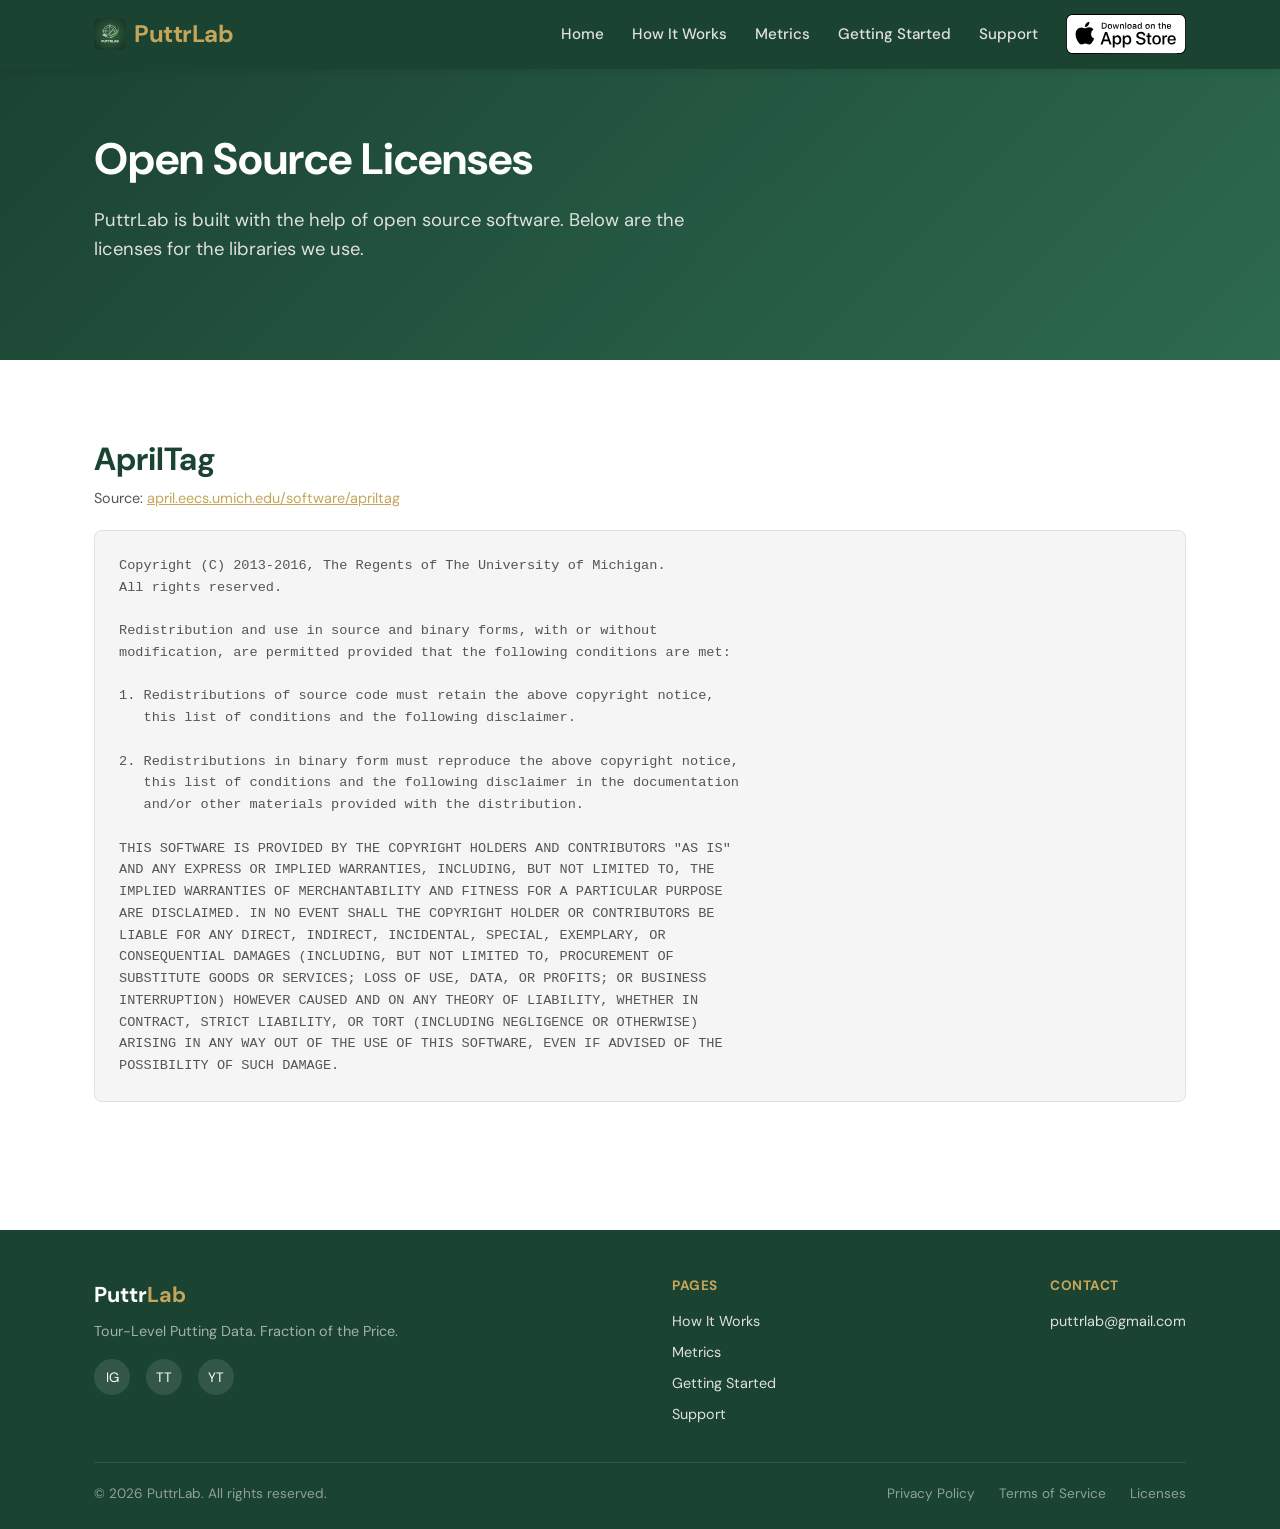
<file: licenses.html>
<!DOCTYPE html>
<html lang="en">
<head>
  <meta charset="UTF-8">
  <meta name="viewport" content="width=device-width, initial-scale=1.0">
  <title>Open Source Licenses — PuttrLab</title>
  <meta name="description" content="Open source software licenses and attributions for libraries used in PuttrLab.">
  <link rel="preconnect" href="https://fonts.googleapis.com">
  <link rel="preconnect" href="https://fonts.gstatic.com" crossorigin>
  <link href="https://fonts.googleapis.com/css2?family=DM+Sans:ital,opsz,wght@0,9..40,400;0,9..40,500;0,9..40,600;0,9..40,700&display=swap" rel="stylesheet">
  <link rel="icon" type="image/png" href="PuttrLab Logo.png">
  <link rel="stylesheet" href="styles.css">
</head>
<body>

  <!-- HEADER -->
  <header class="header">
    <div class="header__inner">
      <a href="index.html" class="header__logo"><img src="PuttrLab Logo.png" alt="PuttrLab" class="header__logo-img"><span>Puttr<span>Lab</span></span></a>
      <nav class="header__nav">
        <a href="index.html">Home</a>
        <a href="how-it-works.html">How It Works</a>
        <a href="metrics.html">Metrics</a>
        <a href="getting-started.html">Getting Started</a>
        <a href="support.html">Support</a>
        <a href="https://apps.apple.com/us/app/puttrlab/id6760943069" class="header__cta-badge" target="_blank" rel="noopener noreferrer"><img src="Download_on_the_App_Store_Badge_US-UK_RGB_wht_092917.svg" alt="Download on the App Store" style="height: 40px; display: block;"></a>
      </nav>
      <button class="hamburger" aria-label="Toggle navigation">
        <span></span><span></span><span></span>
      </button>
    </div>
  </header>

  <!-- PAGE INTRO -->
  <section class="hero" style="padding: 4rem 0;">
    <div class="container">
      <h1>Open Source Licenses</h1>
      <p>PuttrLab is built with the help of open source software. Below are the licenses for the libraries we use.</p>
    </div>
  </section>

  <!-- LICENSES -->
  <section class="section">
    <div class="container">

      <div class="license-block">
        <h2>AprilTag</h2>
        <p class="license-source">Source: <a href="https://april.eecs.umich.edu/software/apriltag" target="_blank" rel="noopener noreferrer" style="color: var(--gold); text-decoration: underline;">april.eecs.umich.edu/software/apriltag</a></p>
        <pre class="license-text">Copyright (C) 2013-2016, The Regents of The University of Michigan.
All rights reserved.

Redistribution and use in source and binary forms, with or without
modification, are permitted provided that the following conditions are met:

1. Redistributions of source code must retain the above copyright notice,
   this list of conditions and the following disclaimer.

2. Redistributions in binary form must reproduce the above copyright notice,
   this list of conditions and the following disclaimer in the documentation
   and/or other materials provided with the distribution.

THIS SOFTWARE IS PROVIDED BY THE COPYRIGHT HOLDERS AND CONTRIBUTORS "AS IS"
AND ANY EXPRESS OR IMPLIED WARRANTIES, INCLUDING, BUT NOT LIMITED TO, THE
IMPLIED WARRANTIES OF MERCHANTABILITY AND FITNESS FOR A PARTICULAR PURPOSE
ARE DISCLAIMED. IN NO EVENT SHALL THE COPYRIGHT HOLDER OR CONTRIBUTORS BE
LIABLE FOR ANY DIRECT, INDIRECT, INCIDENTAL, SPECIAL, EXEMPLARY, OR
CONSEQUENTIAL DAMAGES (INCLUDING, BUT NOT LIMITED TO, PROCUREMENT OF
SUBSTITUTE GOODS OR SERVICES; LOSS OF USE, DATA, OR PROFITS; OR BUSINESS
INTERRUPTION) HOWEVER CAUSED AND ON ANY THEORY OF LIABILITY, WHETHER IN
CONTRACT, STRICT LIABILITY, OR TORT (INCLUDING NEGLIGENCE OR OTHERWISE)
ARISING IN ANY WAY OUT OF THE USE OF THIS SOFTWARE, EVEN IF ADVISED OF THE
POSSIBILITY OF SUCH DAMAGE.</pre>
      </div>

    </div>
  </section>

  <!-- FOOTER -->
  <footer class="footer">
    <div class="container">
      <div class="footer__inner">
        <div>
          <div class="footer__brand">Puttr<span>Lab</span></div>
          <p class="footer__tagline">Tour-Level Putting Data. Fraction of the Price.</p>
          <div class="footer__socials">
            <a href="https://www.instagram.com/puttrlab/" target="_blank" rel="noopener noreferrer" aria-label="Instagram">IG</a>
            <a href="https://www.tiktok.com/@puttrlab" target="_blank" rel="noopener noreferrer" aria-label="TikTok">TT</a>
            <a href="https://www.youtube.com/@PuttrLab" target="_blank" rel="noopener noreferrer" aria-label="YouTube">YT</a>
          </div>
        </div>
        <div class="footer__links">
          <h4>Pages</h4>
          <a href="how-it-works.html">How It Works</a>
          <a href="metrics.html">Metrics</a>
          <a href="getting-started.html">Getting Started</a>
          <a href="support.html">Support</a>
        </div>
        <div class="footer__links">
          <h4>Contact</h4>
          <a href="mailto:puttrlab@gmail.com">puttrlab@gmail.com</a>
        </div>
      </div>
      <div class="footer__bottom">
        <span>&copy; 2026 PuttrLab. All rights reserved.</span>
        <div class="footer__legal">
          <a href="privacy.html">Privacy Policy</a>
          <a href="terms.html">Terms of Service</a>
          <a href="licenses.html">Licenses</a>
        </div>
      </div>
    </div>
  </footer>

  <script src="script.js"></script>
</body>
</html>
</file>
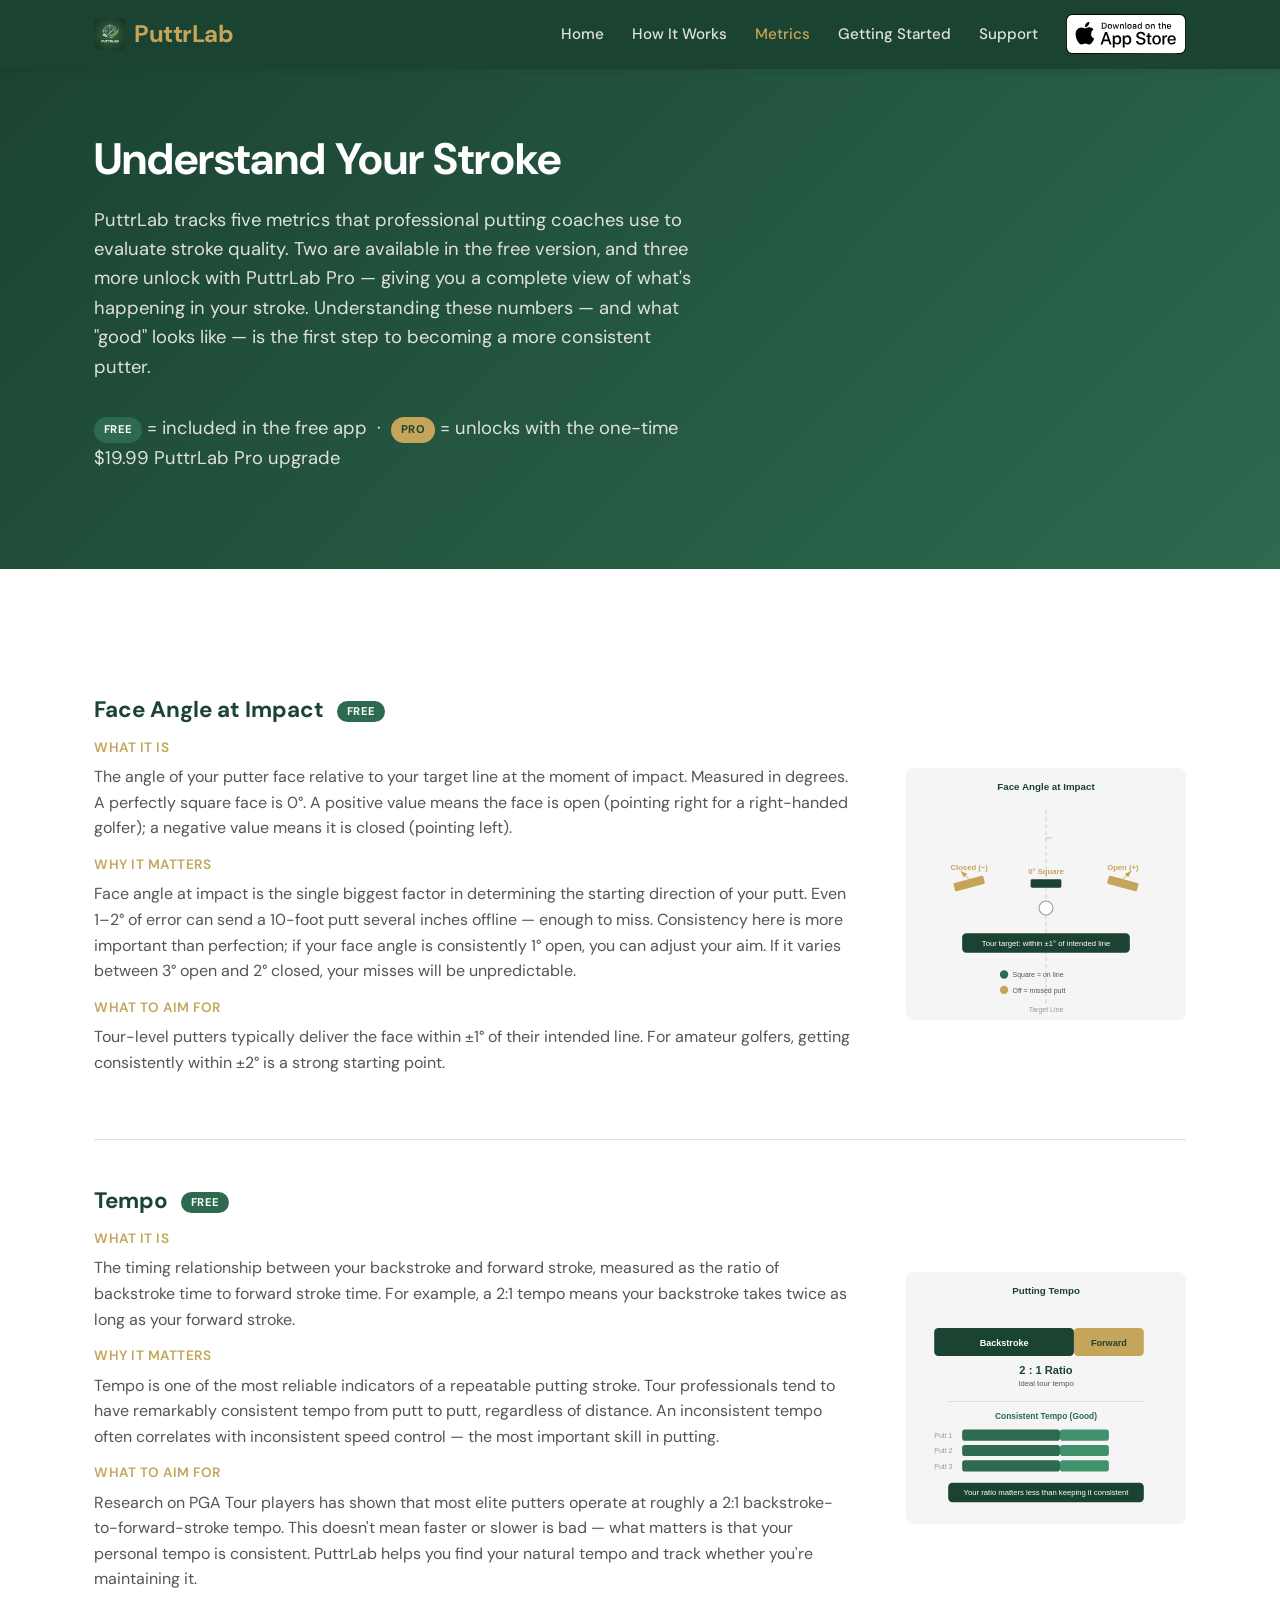
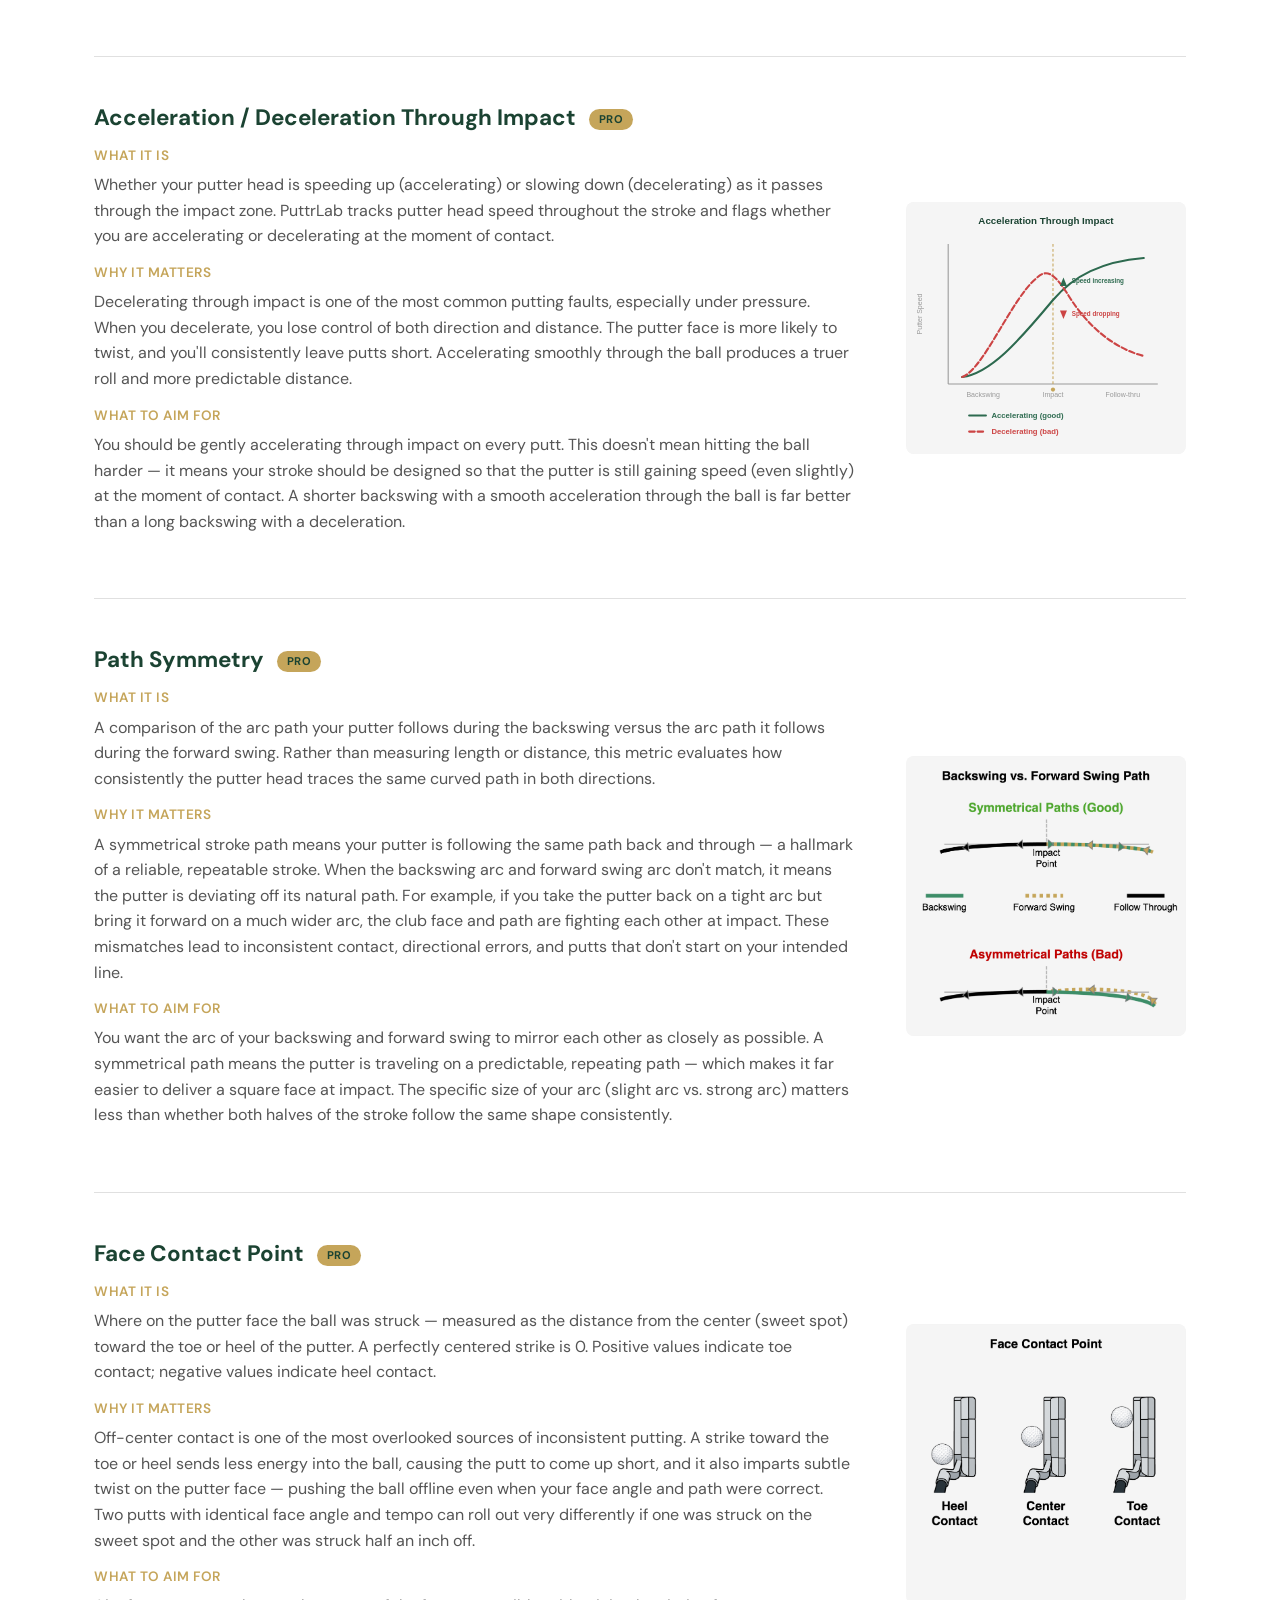
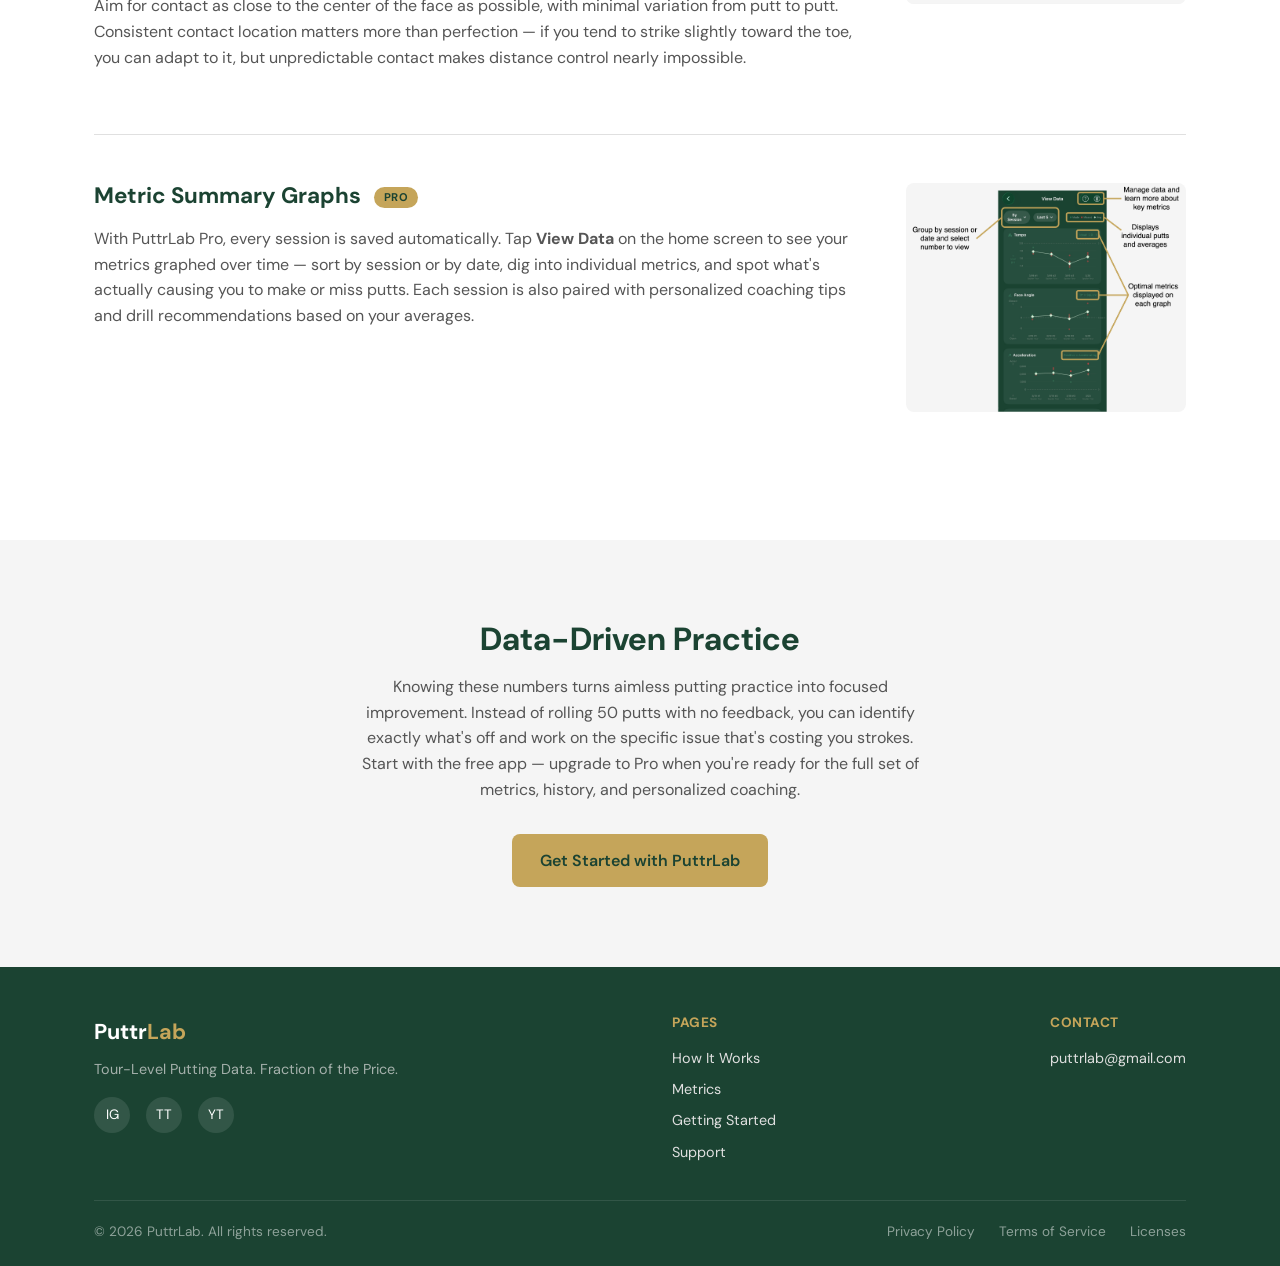
<file: metrics.html>
<!DOCTYPE html>
<html lang="en">
<head>
  <meta charset="UTF-8">
  <meta name="viewport" content="width=device-width, initial-scale=1.0">
  <title>Metrics — PuttrLab</title>
  <meta name="description" content="Learn about the five putting metrics PuttrLab tracks: face angle, tempo, path symmetry, acceleration/deceleration, and face contact point — plus what's included free vs. PuttrLab Pro.">
  <link rel="preconnect" href="https://fonts.googleapis.com">
  <link rel="preconnect" href="https://fonts.gstatic.com" crossorigin>
  <link href="https://fonts.googleapis.com/css2?family=DM+Sans:ital,opsz,wght@0,9..40,400;0,9..40,500;0,9..40,600;0,9..40,700&display=swap" rel="stylesheet">
  <link rel="icon" type="image/png" href="PuttrLab Logo.png">
  <link rel="stylesheet" href="styles.css">
</head>
<body>

  <!-- HEADER -->
  <header class="header">
    <div class="header__inner">
      <a href="index.html" class="header__logo"><img src="PuttrLab Logo.png" alt="PuttrLab" class="header__logo-img"><span>Puttr<span>Lab</span></span></a>
      <nav class="header__nav">
        <a href="index.html">Home</a>
        <a href="how-it-works.html">How It Works</a>
        <a href="metrics.html" class="active">Metrics</a>
        <a href="getting-started.html">Getting Started</a>
        <a href="support.html">Support</a>
        <a href="https://apps.apple.com/us/app/puttrlab/id6760943069" class="header__cta-badge" target="_blank" rel="noopener noreferrer"><img src="Download_on_the_App_Store_Badge_US-UK_RGB_wht_092917.svg" alt="Download on the App Store" style="height: 40px; display: block;"></a>
      </nav>
      <button class="hamburger" aria-label="Toggle navigation">
        <span></span><span></span><span></span>
      </button>
    </div>
  </header>

  <!-- PAGE INTRO -->
  <section class="hero" style="padding: 4rem 0;">
    <div class="container">
      <h1>Understand Your Stroke</h1>
      <p>PuttrLab tracks five metrics that professional putting coaches use to evaluate stroke quality. Two are available in the free version, and three more unlock with PuttrLab Pro — giving you a complete view of what's happening in your stroke. Understanding these numbers — and what "good" looks like — is the first step to becoming a more consistent putter.</p>
      <p style="margin-top: 0.75rem;"><span class="metric__tag metric__tag--free" style="margin-left: 0;">Free</span> = included in the free app &nbsp;·&nbsp; <span class="metric__tag metric__tag--pro" style="margin-left: 0;">Pro</span> = unlocks with the one-time $19.99 PuttrLab Pro upgrade</p>
    </div>
  </section>

  <!-- METRICS -->
  <section class="section">
    <div class="container">

      <!-- 1. Face Angle at Impact -->
      <div class="metric metric--illustrated">
        <div class="metric__text">
          <h3>Face Angle at Impact <span class="metric__tag metric__tag--free">Free</span></h3>
          <h4>What It Is</h4>
          <p>The angle of your putter face relative to your target line at the moment of impact. Measured in degrees. A perfectly square face is 0°. A positive value means the face is open (pointing right for a right-handed golfer); a negative value means it is closed (pointing left).</p>
          <h4>Why It Matters</h4>
          <p>Face angle at impact is the single biggest factor in determining the starting direction of your putt. Even 1–2° of error can send a 10-foot putt several inches offline — enough to miss. Consistency here is more important than perfection; if your face angle is consistently 1° open, you can adjust your aim. If it varies between 3° open and 2° closed, your misses will be unpredictable.</p>
          <h4>What to Aim For</h4>
          <p>Tour-level putters typically deliver the face within ±1° of their intended line. For amateur golfers, getting consistently within ±2° is a strong starting point.</p>
        </div>
        <div class="metric__image">
          <!-- Replace src with your image file -->
          <img src="metric-face-angle.svg">
        </div>
      </div>

      <!-- 2. Tempo -->
      <div class="metric metric--illustrated">
        <div class="metric__text">
          <h3>Tempo <span class="metric__tag metric__tag--free">Free</span></h3>
          <h4>What It Is</h4>
          <p>The timing relationship between your backstroke and forward stroke, measured as the ratio of backstroke time to forward stroke time. For example, a 2:1 tempo means your backstroke takes twice as long as your forward stroke.</p>
          <h4>Why It Matters</h4>
          <p>Tempo is one of the most reliable indicators of a repeatable putting stroke. Tour professionals tend to have remarkably consistent tempo from putt to putt, regardless of distance. An inconsistent tempo often correlates with inconsistent speed control — the most important skill in putting.</p>
          <h4>What to Aim For</h4>
          <p>Research on PGA Tour players has shown that most elite putters operate at roughly a 2:1 backstroke-to-forward-stroke tempo. This doesn't mean faster or slower is bad — what matters is that your personal tempo is consistent. PuttrLab helps you find your natural tempo and track whether you're maintaining it.</p>
        </div>
        <div class="metric__image">
          <!-- Replace src with your image file -->
          <img src="metric-tempo.svg">
        </div>
      </div>

      <!-- 3. Acceleration / Deceleration -->
      <div class="metric metric--illustrated">
        <div class="metric__text">
          <h3>Acceleration / Deceleration Through Impact <span class="metric__tag metric__tag--pro">Pro</span></h3>
          <h4>What It Is</h4>
          <p>Whether your putter head is speeding up (accelerating) or slowing down (decelerating) as it passes through the impact zone. PuttrLab tracks putter head speed throughout the stroke and flags whether you are accelerating or decelerating at the moment of contact.</p>
          <h4>Why It Matters</h4>
          <p>Decelerating through impact is one of the most common putting faults, especially under pressure. When you decelerate, you lose control of both direction and distance. The putter face is more likely to twist, and you'll consistently leave putts short. Accelerating smoothly through the ball produces a truer roll and more predictable distance.</p>
          <h4>What to Aim For</h4>
          <p>You should be gently accelerating through impact on every putt. This doesn't mean hitting the ball harder — it means your stroke should be designed so that the putter is still gaining speed (even slightly) at the moment of contact. A shorter backswing with a smooth acceleration through the ball is far better than a long backswing with a deceleration.</p>
        </div>
        <div class="metric__image">
          <!-- Replace src with your image file -->
          <img src="metric-acceleration.svg">
        </div>
      </div>

      <!-- 4. Path Symmetry -->
      <div class="metric metric--illustrated">
        <div class="metric__text">
          <h3>Path Symmetry <span class="metric__tag metric__tag--pro">Pro</span></h3>
          <h4>What It Is</h4>
          <p>A comparison of the arc path your putter follows during the backswing versus the arc path it follows during the forward swing. Rather than measuring length or distance, this metric evaluates how consistently the putter head traces the same curved path in both directions.</p>
          <h4>Why It Matters</h4>
          <p>A symmetrical stroke path means your putter is following the same path back and through — a hallmark of a reliable, repeatable stroke. When the backswing arc and forward swing arc don't match, it means the putter is deviating off its natural path. For example, if you take the putter back on a tight arc but bring it forward on a much wider arc, the club face and path are fighting each other at impact. These mismatches lead to inconsistent contact, directional errors, and putts that don't start on your intended line.</p>
          <h4>What to Aim For</h4>
          <p>You want the arc of your backswing and forward swing to mirror each other as closely as possible. A symmetrical path means the putter is traveling on a predictable, repeating path — which makes it far easier to deliver a square face at impact. The specific size of your arc (slight arc vs. strong arc) matters less than whether both halves of the stroke follow the same shape consistently.</p>
        </div>
        <div class="metric__image">
          <!-- Replace src with your image file -->
          <img src="metric-arc-ratio.png">
        </div>
      </div>

      <!-- 5. Face Contact Point -->
      <div class="metric metric--illustrated">
        <div class="metric__text">
          <h3>Face Contact Point <span class="metric__tag metric__tag--pro">Pro</span></h3>
          <h4>What It Is</h4>
          <p>Where on the putter face the ball was struck — measured as the distance from the center (sweet spot) toward the toe or heel of the putter. A perfectly centered strike is 0. Positive values indicate toe contact; negative values indicate heel contact.</p>
          <h4>Why It Matters</h4>
          <p>Off-center contact is one of the most overlooked sources of inconsistent putting. A strike toward the toe or heel sends less energy into the ball, causing the putt to come up short, and it also imparts subtle twist on the putter face — pushing the ball offline even when your face angle and path were correct. Two putts with identical face angle and tempo can roll out very differently if one was struck on the sweet spot and the other was struck half an inch off.</p>
          <h4>What to Aim For</h4>
          <p>Aim for contact as close to the center of the face as possible, with minimal variation from putt to putt. Consistent contact location matters more than perfection — if you tend to strike slightly toward the toe, you can adapt to it, but unpredictable contact makes distance control nearly impossible.</p>
        </div>
        <div class="metric__image">
          <img src="metric-contact-point.png">
        </div>
      </div>

      <!-- Metric Summary -->
      <div class="metric metric--illustrated">
        <div class="metric__text">
          <h3>Metric Summary Graphs <span class="metric__tag metric__tag--pro">Pro</span></h3>
          <p>With PuttrLab Pro, every session is saved automatically. Tap <strong>View Data</strong> on the home screen to see your metrics graphed over time — sort by session or by date, dig into individual metrics, and spot what's actually causing you to make or miss putts. Each session is also paired with personalized coaching tips and drill recommendations based on your averages.</p>
        </div>
        <div class="metric__image">
          <!-- Replace src with your image file -->
          <img src="MetricsGraphExample.png">
        </div>
      </div>

    </div>
  </section>

  <!-- BOTTOM CTA -->
  <section class="cta-section section--alt">
    <div class="container">
      <h2>Data-Driven Practice</h2>
      <p>Knowing these numbers turns aimless putting practice into focused improvement. Instead of rolling 50 putts with no feedback, you can identify exactly what's off and work on the specific issue that's costing you strokes. Start with the free app — upgrade to Pro when you're ready for the full set of metrics, history, and personalized coaching.</p>
      <a href="getting-started.html" class="btn btn--primary">Get Started with PuttrLab</a>
    </div>
  </section>

  <!-- FOOTER -->
  <footer class="footer">
    <div class="container">
      <div class="footer__inner">
        <div>
          <div class="footer__brand">Puttr<span>Lab</span></div>
          <p class="footer__tagline">Tour-Level Putting Data. Fraction of the Price.</p>
          <div class="footer__socials">
            <a href="https://www.instagram.com/puttrlab/" target="_blank" rel="noopener noreferrer" aria-label="Instagram">IG</a>
            <a href="https://www.tiktok.com/@puttrlab" target="_blank" rel="noopener noreferrer" aria-label="TikTok">TT</a>
            <a href="https://www.youtube.com/@PuttrLab" target="_blank" rel="noopener noreferrer" aria-label="YouTube">YT</a>
          </div>
        </div>
        <div class="footer__links">
          <h4>Pages</h4>
          <a href="how-it-works.html">How It Works</a>
          <a href="metrics.html">Metrics</a>
          <a href="getting-started.html">Getting Started</a>
          <a href="support.html">Support</a>
        </div>
        <div class="footer__links">
          <h4>Contact</h4>
          <a href="mailto:puttrlab@gmail.com">puttrlab@gmail.com</a>
        </div>
      </div>
      <div class="footer__bottom">
        <span>&copy; 2026 PuttrLab. All rights reserved.</span>
        <div class="footer__legal">
          <a href="privacy.html">Privacy Policy</a>
          <a href="terms.html">Terms of Service</a>
          <a href="licenses.html">Licenses</a>
        </div>
      </div>
    </div>
  </footer>

  <script src="script.js"></script>
</body>
</html>
</file>
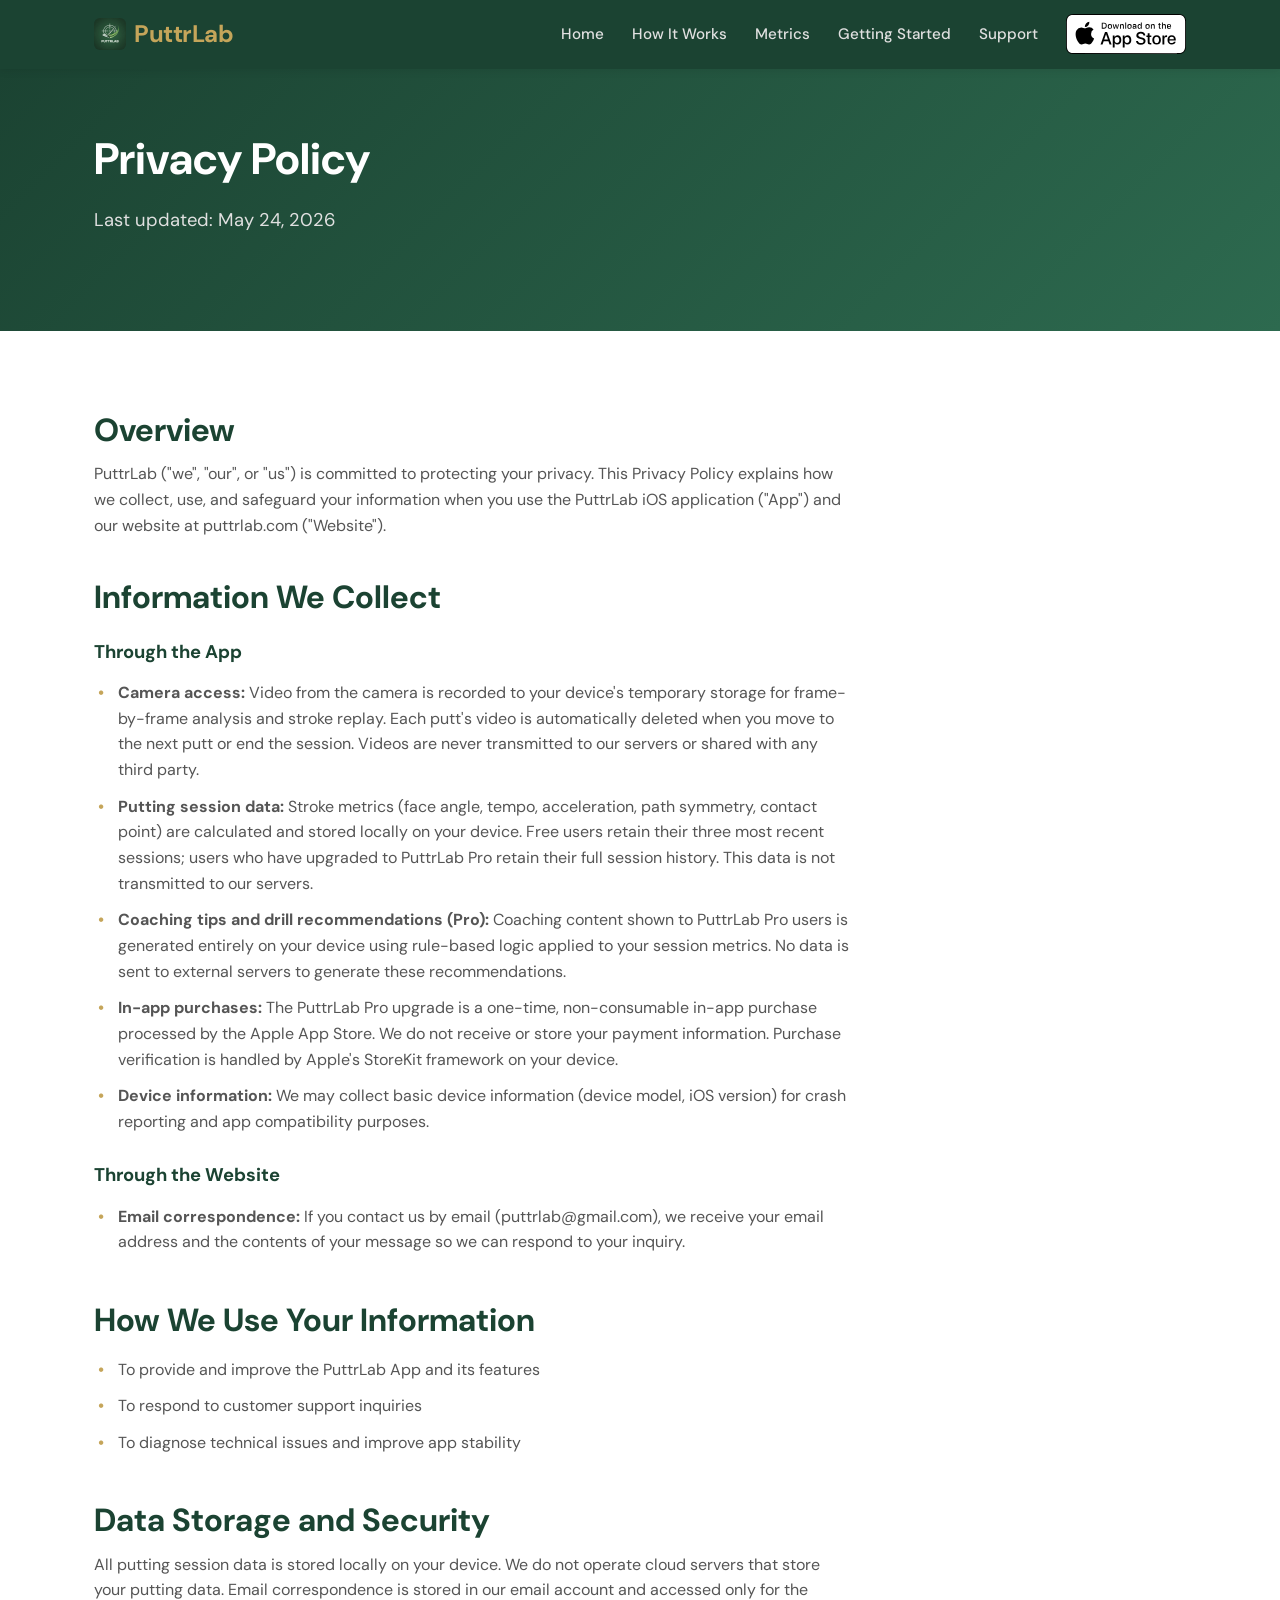
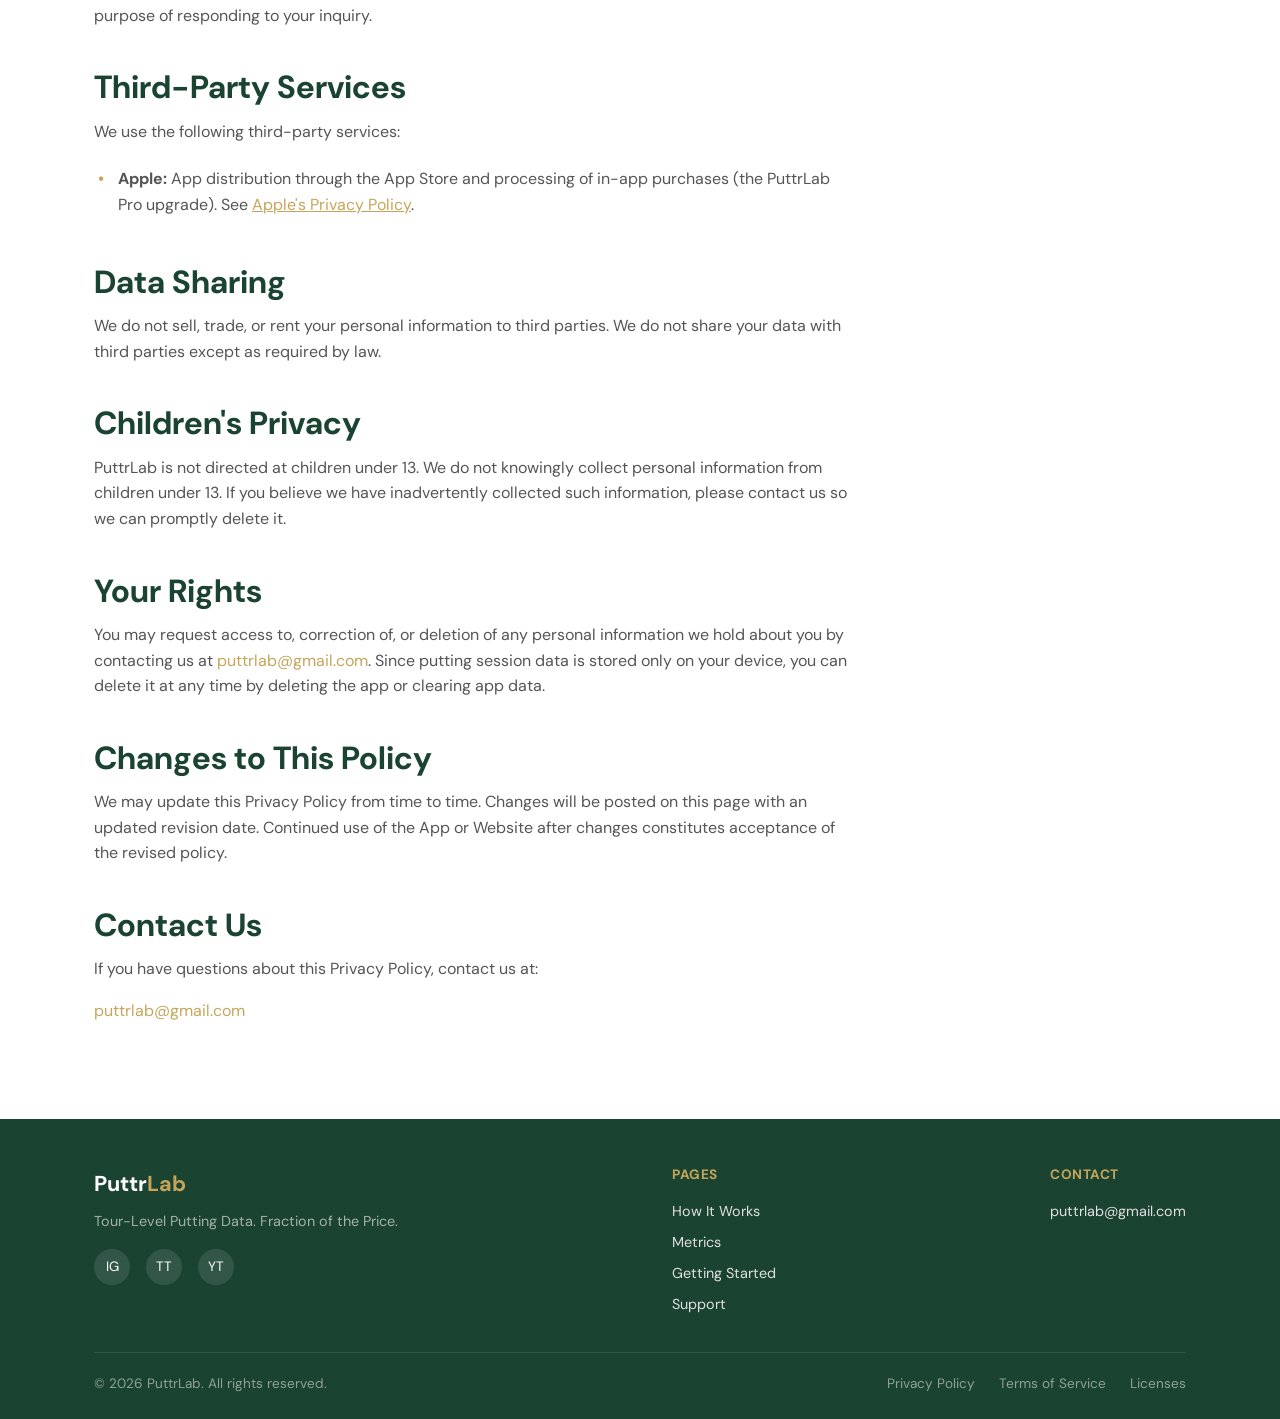
<file: privacy.html>
<!DOCTYPE html>
<html lang="en">
<head>
  <meta charset="UTF-8">
  <meta name="viewport" content="width=device-width, initial-scale=1.0">
  <title>Privacy Policy — PuttrLab</title>
  <meta name="description" content="PuttrLab Privacy Policy — how we collect, use, and protect your data.">
  <link rel="preconnect" href="https://fonts.googleapis.com">
  <link rel="preconnect" href="https://fonts.gstatic.com" crossorigin>
  <link href="https://fonts.googleapis.com/css2?family=DM+Sans:ital,opsz,wght@0,9..40,400;0,9..40,500;0,9..40,600;0,9..40,700&display=swap" rel="stylesheet">
  <link rel="icon" type="image/png" href="PuttrLab Logo.png">
  <link rel="stylesheet" href="styles.css">
</head>
<body>

  <!-- HEADER -->
  <header class="header">
    <div class="header__inner">
      <a href="index.html" class="header__logo"><img src="PuttrLab Logo.png" alt="PuttrLab" class="header__logo-img"><span>Puttr<span>Lab</span></span></a>
      <nav class="header__nav">
        <a href="index.html">Home</a>
        <a href="how-it-works.html">How It Works</a>
        <a href="metrics.html">Metrics</a>
        <a href="getting-started.html">Getting Started</a>
        <a href="support.html">Support</a>
        <a href="https://apps.apple.com/us/app/puttrlab/id6760943069" class="header__cta-badge" target="_blank" rel="noopener noreferrer"><img src="Download_on_the_App_Store_Badge_US-UK_RGB_wht_092917.svg" alt="Download on the App Store" style="height: 40px; display: block;"></a>
      </nav>
      <button class="hamburger" aria-label="Toggle navigation">
        <span></span><span></span><span></span>
      </button>
    </div>
  </header>

  <!-- PAGE INTRO -->
  <section class="hero" style="padding: 4rem 0;">
    <div class="container">
      <h1>Privacy Policy</h1>
      <p>Last updated: May 24, 2026</p>
    </div>
  </section>

  <!-- POLICY CONTENT -->
  <section class="section">
    <div class="container legal-content">

      <h2>Overview</h2>
      <p>PuttrLab ("we", "our", or "us") is committed to protecting your privacy. This Privacy Policy explains how we collect, use, and safeguard your information when you use the PuttrLab iOS application ("App") and our website at puttrlab.com ("Website").</p>

      <h2>Information We Collect</h2>

      <h3>Through the App</h3>
      <ul class="legal-list">
        <li><strong>Camera access:</strong> Video from the camera is recorded to your device's temporary storage for frame-by-frame analysis and stroke replay. Each putt's video is automatically deleted when you move to the next putt or end the session. Videos are never transmitted to our servers or shared with any third party.</li>
        <li><strong>Putting session data:</strong> Stroke metrics (face angle, tempo, acceleration, path symmetry, contact point) are calculated and stored locally on your device. Free users retain their three most recent sessions; users who have upgraded to PuttrLab Pro retain their full session history. This data is not transmitted to our servers.</li>
        <li><strong>Coaching tips and drill recommendations (Pro):</strong> Coaching content shown to PuttrLab Pro users is generated entirely on your device using rule-based logic applied to your session metrics. No data is sent to external servers to generate these recommendations.</li>
        <li><strong>In-app purchases:</strong> The PuttrLab Pro upgrade is a one-time, non-consumable in-app purchase processed by the Apple App Store. We do not receive or store your payment information. Purchase verification is handled by Apple's StoreKit framework on your device.</li>
        <li><strong>Device information:</strong> We may collect basic device information (device model, iOS version) for crash reporting and app compatibility purposes.</li>
      </ul>

      <h3>Through the Website</h3>
      <ul class="legal-list">
        <li><strong>Email correspondence:</strong> If you contact us by email (puttrlab@gmail.com), we receive your email address and the contents of your message so we can respond to your inquiry.</li>
      </ul>

      <h2>How We Use Your Information</h2>
      <ul class="legal-list">
        <li>To provide and improve the PuttrLab App and its features</li>
        <li>To respond to customer support inquiries</li>
        <li>To diagnose technical issues and improve app stability</li>
      </ul>

      <h2>Data Storage and Security</h2>
      <p>All putting session data is stored locally on your device. We do not operate cloud servers that store your putting data. Email correspondence is stored in our email account and accessed only for the purpose of responding to your inquiry.</p>

      <h2>Third-Party Services</h2>
      <p>We use the following third-party services:</p>
      <ul class="legal-list">
        <li><strong>Apple:</strong> App distribution through the App Store and processing of in-app purchases (the PuttrLab Pro upgrade). See <a href="https://www.apple.com/privacy/" target="_blank" rel="noopener noreferrer" style="color: var(--gold); text-decoration: underline;">Apple's Privacy Policy</a>.</li>
      </ul>

      <h2>Data Sharing</h2>
      <p>We do not sell, trade, or rent your personal information to third parties. We do not share your data with third parties except as required by law.</p>

      <h2>Children's Privacy</h2>
      <p>PuttrLab is not directed at children under 13. We do not knowingly collect personal information from children under 13. If you believe we have inadvertently collected such information, please contact us so we can promptly delete it.</p>

      <h2>Your Rights</h2>
      <p>You may request access to, correction of, or deletion of any personal information we hold about you by contacting us at <a href="mailto:puttrlab@gmail.com" style="color: var(--gold);">puttrlab@gmail.com</a>. Since putting session data is stored only on your device, you can delete it at any time by deleting the app or clearing app data.</p>

      <h2>Changes to This Policy</h2>
      <p>We may update this Privacy Policy from time to time. Changes will be posted on this page with an updated revision date. Continued use of the App or Website after changes constitutes acceptance of the revised policy.</p>

      <h2>Contact Us</h2>
      <p>If you have questions about this Privacy Policy, contact us at:</p>
      <p><a href="mailto:puttrlab@gmail.com" style="color: var(--gold);">puttrlab@gmail.com</a></p>

    </div>
  </section>

  <!-- FOOTER -->
  <footer class="footer">
    <div class="container">
      <div class="footer__inner">
        <div>
          <div class="footer__brand">Puttr<span>Lab</span></div>
          <p class="footer__tagline">Tour-Level Putting Data. Fraction of the Price.</p>
          <div class="footer__socials">
            <a href="https://www.instagram.com/puttrlab/" target="_blank" rel="noopener noreferrer" aria-label="Instagram">IG</a>
            <a href="https://www.tiktok.com/@puttrlab" target="_blank" rel="noopener noreferrer" aria-label="TikTok">TT</a>
            <a href="https://www.youtube.com/@PuttrLab" target="_blank" rel="noopener noreferrer" aria-label="YouTube">YT</a>
          </div>
        </div>
        <div class="footer__links">
          <h4>Pages</h4>
          <a href="how-it-works.html">How It Works</a>
          <a href="metrics.html">Metrics</a>
          <a href="getting-started.html">Getting Started</a>
          <a href="support.html">Support</a>
        </div>
        <div class="footer__links">
          <h4>Contact</h4>
          <a href="mailto:puttrlab@gmail.com">puttrlab@gmail.com</a>
        </div>
      </div>
      <div class="footer__bottom">
        <span>&copy; 2026 PuttrLab. All rights reserved.</span>
        <div class="footer__legal">
          <a href="privacy.html">Privacy Policy</a>
          <a href="terms.html">Terms of Service</a>
          <a href="licenses.html">Licenses</a>
        </div>
      </div>
    </div>
  </footer>

  <script src="script.js"></script>
</body>
</html>
</file>
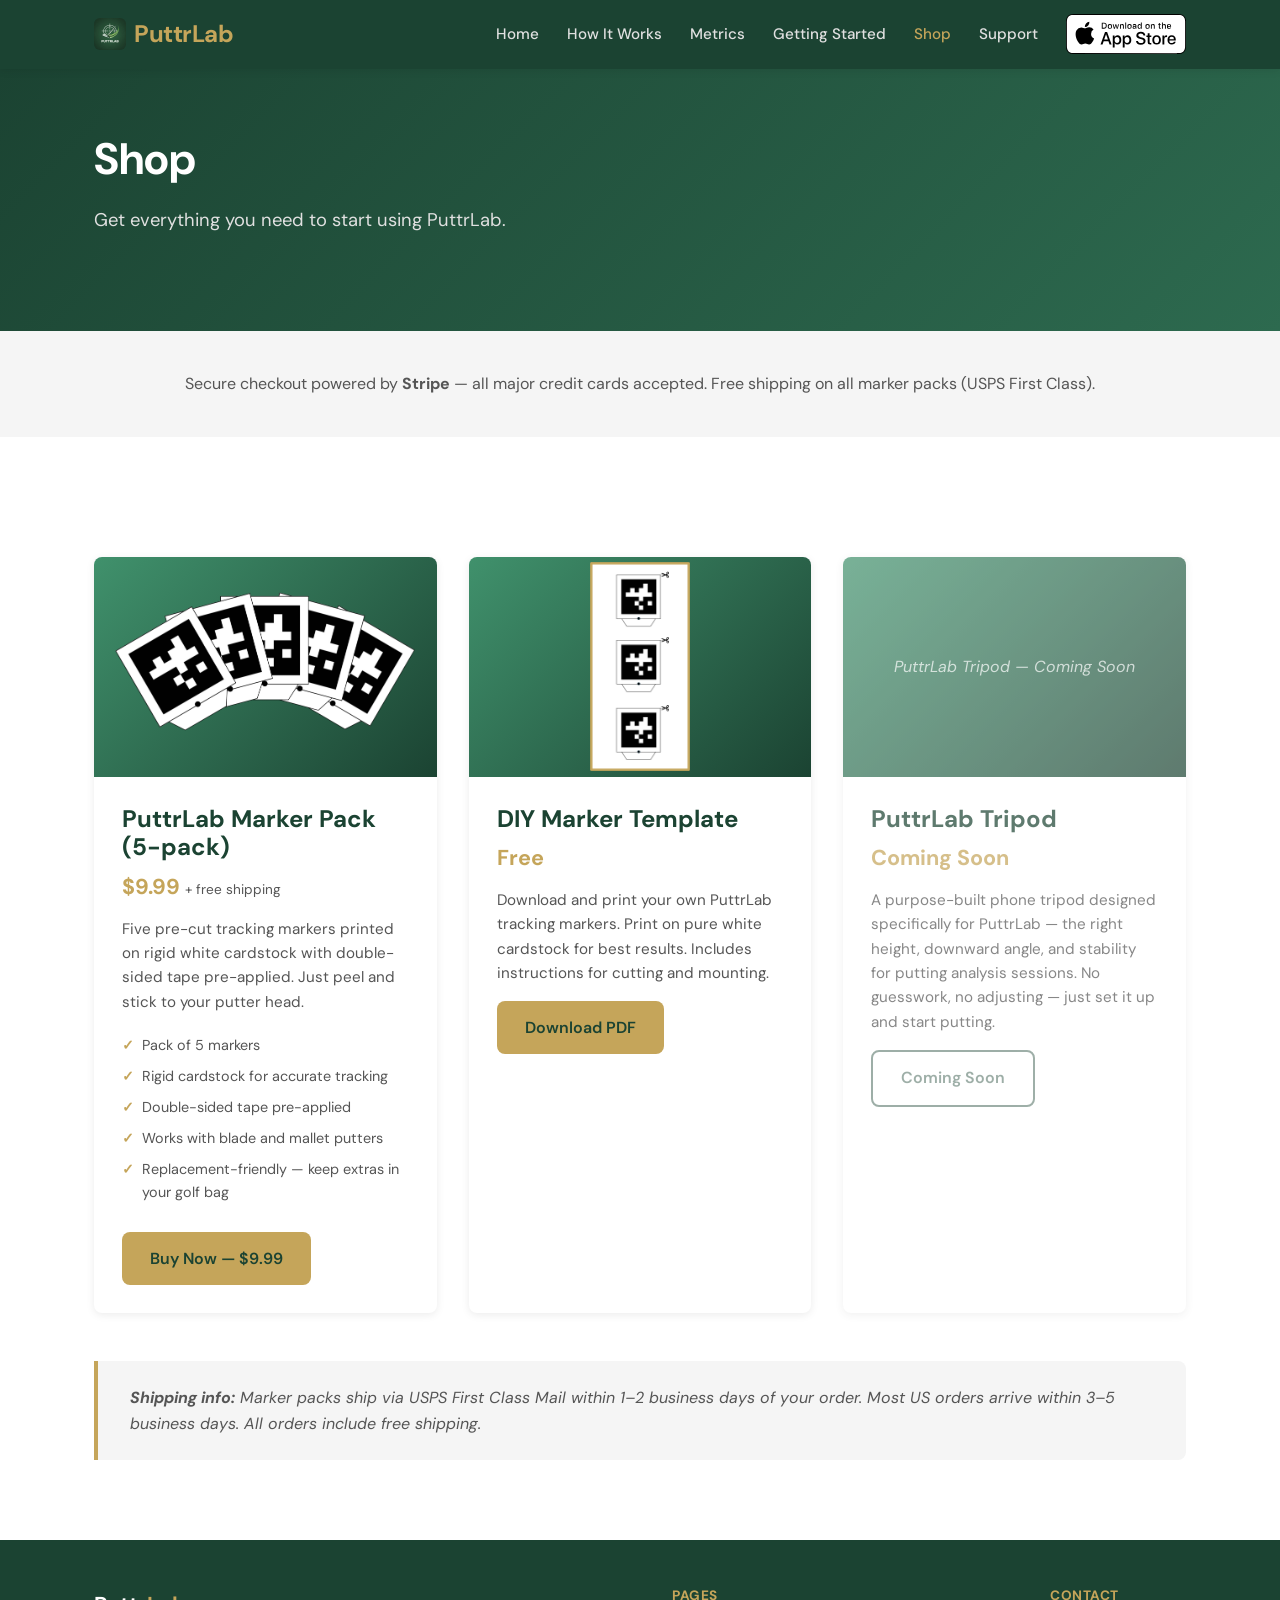
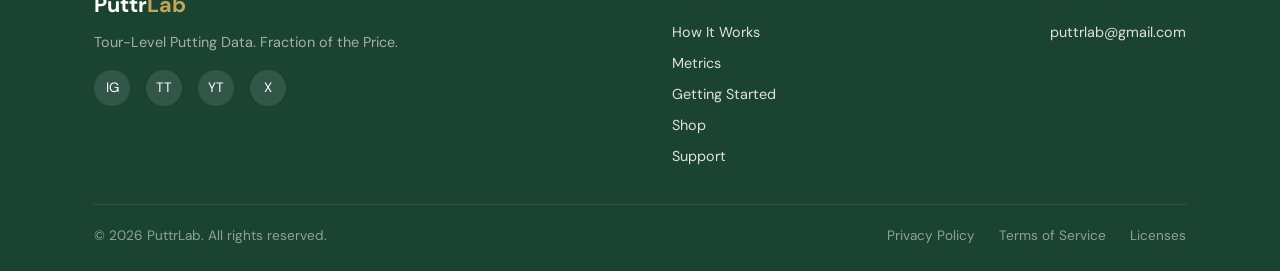
<file: shop.html>
<!DOCTYPE html>
<html lang="en">
<head>
  <meta charset="UTF-8">
  <meta name="viewport" content="width=device-width, initial-scale=1.0">
  <title>Shop — PuttrLab</title>
  <meta name="description" content="Get everything you need to start using PuttrLab — tracking markers, free printable templates, and recommended accessories.">
  <link rel="preconnect" href="https://fonts.googleapis.com">
  <link rel="preconnect" href="https://fonts.gstatic.com" crossorigin>
  <link href="https://fonts.googleapis.com/css2?family=DM+Sans:ital,opsz,wght@0,9..40,400;0,9..40,500;0,9..40,600;0,9..40,700&display=swap" rel="stylesheet">
  <link rel="icon" type="image/png" href="PuttrLab Logo.png">
  <link rel="stylesheet" href="styles.css">
</head>
<body>

  <!-- HEADER -->
  <header class="header">
    <div class="header__inner">
      <a href="index.html" class="header__logo"><img src="PuttrLab Logo.png" alt="PuttrLab" class="header__logo-img"><span>Puttr<span>Lab</span></span></a>
      <nav class="header__nav">
        <a href="index.html">Home</a>
        <a href="how-it-works.html">How It Works</a>
        <a href="metrics.html">Metrics</a>
        <a href="getting-started.html">Getting Started</a>
        <a href="shop.html" class="active">Shop</a>
        <a href="support.html">Support</a>
        <a href="https://apps.apple.com/us/app/puttrlab/id6760943069" class="header__cta-badge" target="_blank" rel="noopener noreferrer"><img src="Download_on_the_App_Store_Badge_US-UK_RGB_wht_092917.svg" alt="Download on the App Store" style="height: 40px; display: block;"></a>
      </nav>
      <button class="hamburger" aria-label="Toggle navigation">
        <span></span><span></span><span></span>
      </button>
    </div>
  </header>

  <!-- PAGE INTRO -->
  <section class="hero" style="padding: 4rem 0;">
    <div class="container">
      <h1>Shop</h1>
      <p>Get everything you need to start using PuttrLab.</p>
    </div>
  </section>

  <!-- TRUST BANNER -->
  <section class="section section--alt" style="padding: 2.5rem 0;">
    <div class="container text-center">
      <p style="color: var(--text-muted); margin: 0;">Secure checkout powered by <strong>Stripe</strong> — all major credit cards accepted. Free shipping on all marker packs (USPS First Class).</p>
    </div>
  </section>

  <!-- PRODUCTS -->
  <section class="section">
    <div class="container">
      <div class="product-grid">

        <!-- Marker Pack -->
        <div class="product">
          <div class="product__image">
              <img src="MarkerFivePack.png" style="width: 300px;">
          </div>
          <div class="product__body">
            <h3>PuttrLab Marker Pack (5-pack)</h3>
            <div class="product__price">$9.99 <span style="font-size: 0.85rem; font-weight: 400; color: var(--text-muted);">+ free shipping</span></div>
            <p>Five pre-cut tracking markers printed on rigid white cardstock with double-sided tape pre-applied. Just peel and stick to your putter head.</p>
            <ul>
              <li>Pack of 5 markers</li>
              <li>Rigid cardstock for accurate tracking</li>
              <li>Double-sided tape pre-applied</li>
              <li>Works with blade and mallet putters</li>
              <li>Replacement-friendly — keep extras in your golf bag</li>
            </ul>
            <!--
              STRIPE SETUP:
              1. Create a free Stripe account at https://dashboard.stripe.com/register
              2. Go to Payment Links: https://dashboard.stripe.com/payment-links
              3. Create a new payment link for the Marker Pack ($9.99)
                 - Add product name, price, and description
                 - Enable "Collect shipping address"
                 - Set a confirmation/thank-you message under "After payment"
              4. Copy the link URL (looks like: https://buy.stripe.com/xxxxxxx)
              5. Replace the # in the href below with your Stripe payment link URL
            -->
            <a href="https://buy.stripe.com/5kQ5kCei42n94wr56HeEo00" class="btn btn--primary" target="_blank" rel="noopener noreferrer">Buy Now — $9.99</a>
          </div>
        </div>

        <!-- Free PDF -->
        <div class="product">
          <div class="product__image">
              <img src="PrintableTrackerPreview.png" style="width: 100px;">
            </div>
          <div class="product__body">
            <h3>DIY Marker Template</h3>
            <div class="product__price">Free</div>
            <p>Download and print your own PuttrLab tracking markers. Print on pure white cardstock for best results. Includes instructions for cutting and mounting.</p>
            <!--
              Place your marker PDF file in this folder and update the href.
              Example: href="PuttrLab-Marker-Template.pdf"
            -->
            <a href="PuttrLabPrintableTrackers.pdf" class="btn btn--primary" download>Download PDF</a>
          </div>
        </div>

        <!-- Coming Soon Tripod -->
        <div class="product" style="opacity: 0.7;">
          <div class="product__image">PuttrLab Tripod — Coming Soon</div>
          <div class="product__body">
            <h3>PuttrLab Tripod</h3>
            <div class="product__price">Coming Soon</div>
            <p>A purpose-built phone tripod designed specifically for PuttrLab — the right height, downward angle, and stability for putting analysis sessions. No guesswork, no adjusting — just set it up and start putting.</p>
            <span class="btn btn--outline" style="cursor: default; opacity: 0.6;">Coming Soon</span>
          </div>
        </div>

      </div>

      <!-- SHIPPING INFO -->
      <div class="callout" style="margin-top: 3rem;">
        <strong>Shipping info:</strong> Marker packs ship via USPS First Class Mail within 1–2 business days of your order. Most US orders arrive within 3–5 business days. All orders include free shipping.
      </div>
    </div>
  </section>

  <!-- FOOTER -->
  <footer class="footer">
    <div class="container">
      <div class="footer__inner">
        <div>
          <div class="footer__brand">Puttr<span>Lab</span></div>
          <p class="footer__tagline">Tour-Level Putting Data. Fraction of the Price.</p>
          <div class="footer__socials">
            <a href="#" aria-label="Instagram">IG</a>
            <a href="#" aria-label="TikTok">TT</a>
            <a href="#" aria-label="YouTube">YT</a>
            <a href="#" aria-label="X / Twitter">X</a>
          </div>
        </div>
        <div class="footer__links">
          <h4>Pages</h4>
          <a href="how-it-works.html">How It Works</a>
          <a href="metrics.html">Metrics</a>
          <a href="getting-started.html">Getting Started</a>
          <a href="shop.html">Shop</a>
          <a href="support.html">Support</a>
        </div>
        <div class="footer__links">
          <h4>Contact</h4>
          <a href="mailto:puttrlab@gmail.com">puttrlab@gmail.com</a>
        </div>
      </div>
      <div class="footer__bottom">
        <span>&copy; 2026 PuttrLab. All rights reserved.</span>
        <div class="footer__legal">
          <a href="privacy.html">Privacy Policy</a>
          <a href="terms.html">Terms of Service</a>
          <a href="licenses.html">Licenses</a>
        </div>
      </div>
    </div>
  </footer>

  <script src="script.js"></script>
</body>
</html>
</file>
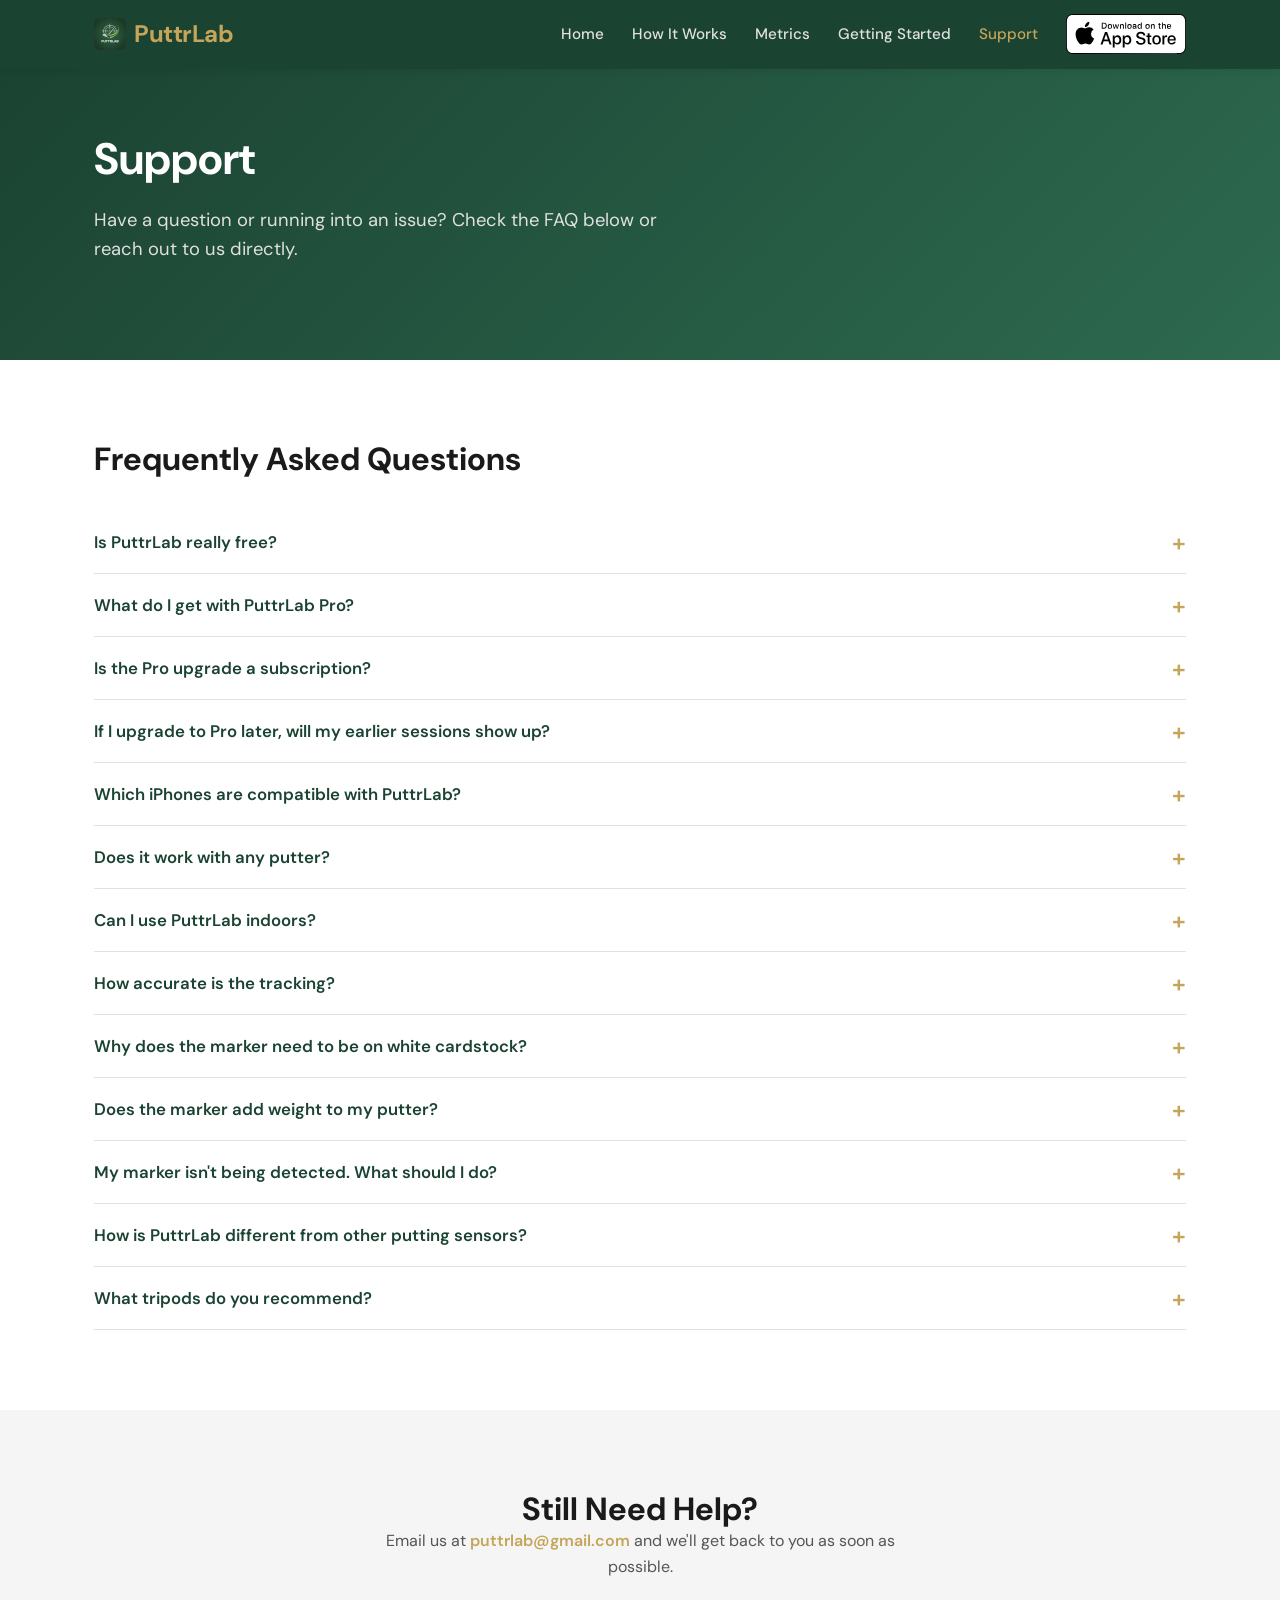
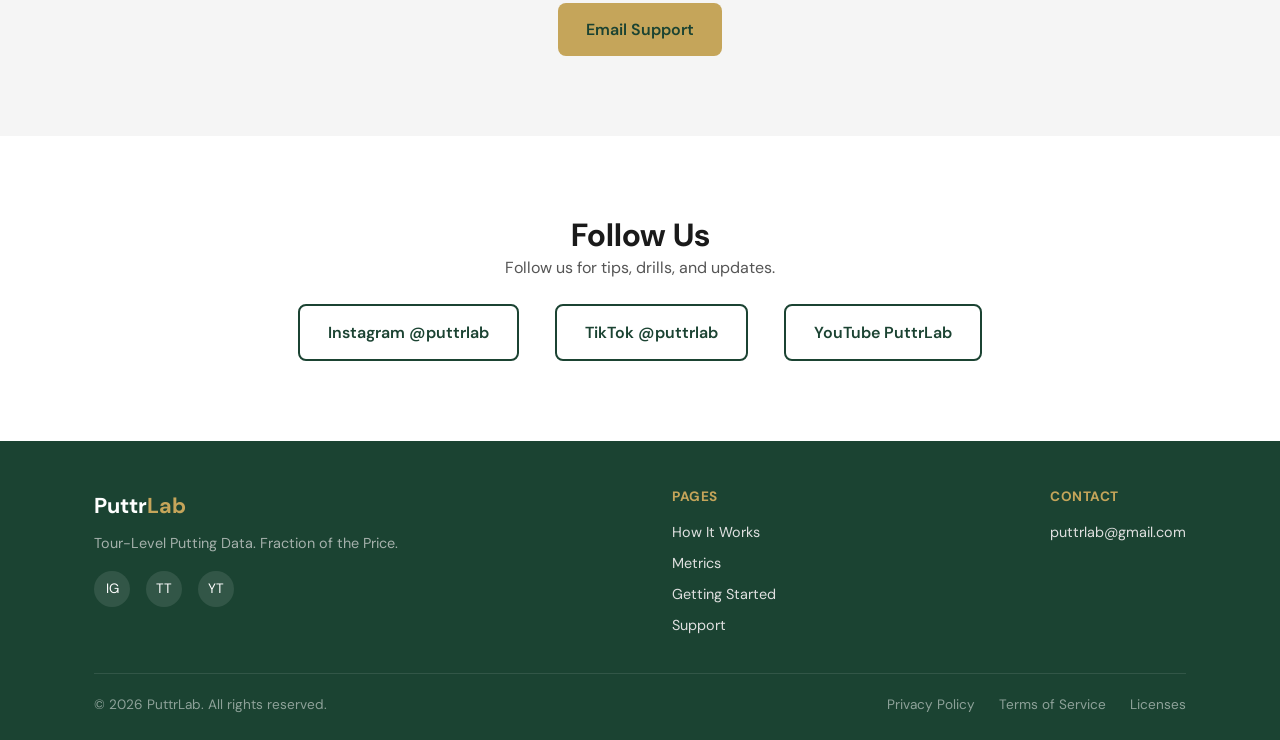
<file: support.html>
<!DOCTYPE html>
<html lang="en">
<head>
  <meta charset="UTF-8">
  <meta name="viewport" content="width=device-width, initial-scale=1.0">
  <title>Support — PuttrLab</title>
  <meta name="description" content="Get help with PuttrLab. Browse frequently asked questions or contact our support team.">
  <link rel="preconnect" href="https://fonts.googleapis.com">
  <link rel="preconnect" href="https://fonts.gstatic.com" crossorigin>
  <link href="https://fonts.googleapis.com/css2?family=DM+Sans:ital,opsz,wght@0,9..40,400;0,9..40,500;0,9..40,600;0,9..40,700&display=swap" rel="stylesheet">
  <link rel="icon" type="image/png" href="PuttrLab Logo.png">
  <link rel="stylesheet" href="styles.css">
</head>
<body>

  <!-- HEADER -->
  <header class="header">
    <div class="header__inner">
      <a href="index.html" class="header__logo"><img src="PuttrLab Logo.png" alt="PuttrLab" class="header__logo-img"><span>Puttr<span>Lab</span></span></a>
      <nav class="header__nav">
        <a href="index.html">Home</a>
        <a href="how-it-works.html">How It Works</a>
        <a href="metrics.html">Metrics</a>
        <a href="getting-started.html">Getting Started</a>
        <a href="support.html" class="active">Support</a>
        <a href="https://apps.apple.com/us/app/puttrlab/id6760943069" class="header__cta-badge" target="_blank" rel="noopener noreferrer"><img src="Download_on_the_App_Store_Badge_US-UK_RGB_wht_092917.svg" alt="Download on the App Store" style="height: 40px; display: block;"></a>
      </nav>
      <button class="hamburger" aria-label="Toggle navigation">
        <span></span><span></span><span></span>
      </button>
    </div>
  </header>

  <!-- PAGE INTRO -->
  <section class="hero" style="padding: 4rem 0;">
    <div class="container">
      <h1>Support</h1>
      <p>Have a question or running into an issue? Check the FAQ below or reach out to us directly.</p>
    </div>
  </section>

  <!-- FAQ -->
  <section class="section">
    <div class="container">
      <h2>Frequently Asked Questions</h2>
      <div class="faq">

        <div class="faq__item">
          <button class="faq__question">Is PuttrLab really free?</button>
          <div class="faq__answer">
            <p>Yes. PuttrLab is a free download with no account required. The free version analyzes up to 3 putts per session and shows you two of the most important putting metrics — face angle at impact and tempo — along with stroke replay. There's no time limit and no subscription.</p>
          </div>
        </div>

        <div class="faq__item">
          <button class="faq__question">What do I get with PuttrLab Pro?</button>
          <div class="faq__answer">
            <p>PuttrLab Pro is a one-time $19.99 in-app purchase that unlocks:</p>
            <ul>
              <li>3 additional metrics: path symmetry, acceleration/deceleration through impact, and face contact point</li>
              <li>Unlimited putts per session with full session configuration (timing, putt count, session tags)</li>
              <li>Every session saved automatically to your history</li>
              <li>Trend tracking — view your metrics over time by session or by date</li>
              <li>Personalized coaching tips and drill recommendations based on your session averages</li>
            </ul>
            <p>It's a one-time purchase — no subscription.</p>
          </div>
        </div>

        <div class="faq__item">
          <button class="faq__question">Is the Pro upgrade a subscription?</button>
          <div class="faq__answer">
            <p>No. PuttrLab Pro is a one-time, non-consumable in-app purchase of $19.99. Pay once and you have Pro forever on any device signed in to your Apple ID. You can restore the purchase from the app's settings on a new device.</p>
          </div>
        </div>

        <div class="faq__item">
          <button class="faq__question">If I upgrade to Pro later, will my earlier sessions show up?</button>
          <div class="faq__answer">
            <p>Yes. Sessions you complete in the free version are saved on your device — you just can't see them in the View Data screen until you upgrade. As soon as you unlock PuttrLab Pro, any prior sessions will be visible in your history and trends right away, no need to start over.</p>
          </div>
        </div>

        <div class="faq__item">
          <button class="faq__question">Which iPhones are compatible with PuttrLab?</button>
          <div class="faq__answer">
            <p>PuttrLab requires iPhone 12 or later running iOS 17 or higher. The app uses the rear camera system for tracking, so a device with a capable camera is required.</p>
          </div>
        </div>

        <div class="faq__item">
          <button class="faq__question">Does it work with any putter?</button>
          <div class="faq__answer">
            <p>Yes. PuttrLab works with both blade and mallet putters. The tracking marker attaches to the flat top surface of the putter head. As long as the marker can sit flat and stay secure, it will work.</p>
          </div>
        </div>

        <div class="faq__item">
          <button class="faq__question">Can I use PuttrLab indoors?</button>
          <div class="faq__answer">
            <p>Absolutely. PuttrLab works on any surface where you can putt — putting greens, indoor putting mats, even carpet. Just make sure you have adequate lighting so the camera can clearly see the marker.</p>
          </div>
        </div>

        <div class="faq__item">
          <button class="faq__question">How accurate is the tracking?</button>
          <div class="faq__answer">
            <p>PuttrLab uses fiducial marker technology, which is designed for precise position and rotation tracking. For putts at 15 feet and under, the accuracy is excellent for measuring face angle, tempo, and stroke dynamics. Results are most accurate when the marker is rigid, flat, and well-lit.</p>
          </div>
        </div>

        <div class="faq__item">
          <button class="faq__question">Why does the marker need to be on white cardstock?</button>
          <div class="faq__answer">
            <p>The tracking system relies on high contrast between the black pattern and the white border/background. Off-white, cream, or textured paper reduces this contrast and can cause tracking errors or marker detection failure. Pure white cardstock provides the best results.</p>
          </div>
        </div>

        <div class="faq__item">
          <button class="faq__question">Does the marker add weight to my putter?</button>
          <div class="faq__answer">
            <p>The marker is extremely lightweight — a small piece of cardstock and tape. It should not noticeably affect the weight or balance of your putter.</p>
          </div>
        </div>

        <div class="faq__item">
          <button class="faq__question">My marker isn't being detected. What should I do?</button>
          <div class="faq__answer">
            <p>Check the following:</p>
            <ul>
              <li>Make sure the entire marker (including the white border) is visible in the camera frame.</li>
              <li>Ensure adequate lighting — avoid heavy shadows on the marker.</li>
              <li>Make sure the marker is flat against the putter head and not warped or bent.</li>
              <li>Clean the marker if it has dirt or smudges.</li>
              <li>Check that your phone camera lens is clean.</li>
              <li>Ensure the printing quality of the marker is high quality. The black coloring on the marker must not be faded, smudged, misaligned, etc.</li>
            </ul>
          </div>
        </div>

        <div class="faq__item">
          <button class="faq__question">How is PuttrLab different from other putting sensors?</button>
          <div class="faq__answer">
            <p>Traditional putting sensors attach to your putter grip and use internal accelerometers to measure stroke data. They're good products, but they typically cost $150–$300+ and add weight/bulk to your club. PuttrLab uses computer vision through your iPhone camera instead, which means no sensor to charge and no added weight on your club. It's free to start, and the full Pro feature set unlocks for a one-time $19.99 — far less than any dedicated putting sensor. PuttrLab focuses specifically on the putting metrics that matter most for shorter-range putts.</p>
          </div>
        </div>

        <div class="faq__item">
          <button class="faq__question">What tripods do you recommend?</button>
          <div class="faq__answer">
            <p>Any adjustable phone tripod that holds an iPhone in landscape orientation and can angle the camera downward will work. Most options on Amazon in the $15–$20 range are fine. See our recommended tripods on the <a href="getting-started.html" style="color: var(--gold); text-decoration: underline;">Getting Started page</a>.</p>
          </div>
        </div>

      </div>
    </div>
  </section>

  <!-- CONTACT -->
  <section class="section section--alt text-center">
    <div class="container">
      <h2>Still Need Help?</h2>
      <p style="color: var(--text-muted); max-width: 560px; margin: 0 auto 1.5rem;">Email us at <a href="mailto:puttrlab@gmail.com" style="color: var(--gold); font-weight: 600;">puttrlab@gmail.com</a> and we'll get back to you as soon as possible.</p>
      <a href="mailto:puttrlab@gmail.com" class="btn btn--primary">Email Support</a>
    </div>
  </section>

  <!-- SOCIAL LINKS -->
  <section class="section text-center">
    <div class="container">
      <h2>Follow Us</h2>
      <p style="color: var(--text-muted); margin-bottom: 1.5rem;">Follow us for tips, drills, and updates.</p>
      <div style="display: flex; justify-content: center; gap: 1.5rem; flex-wrap: wrap;">
        <a href="https://www.instagram.com/puttrlab/" target="_blank" rel="noopener noreferrer" class="btn btn--outline">Instagram @puttrlab</a>
        <a href="https://www.tiktok.com/@puttrlab" target="_blank" rel="noopener noreferrer" class="btn btn--outline">TikTok @puttrlab</a>
        <a href="https://www.youtube.com/@PuttrLab" target="_blank" rel="noopener noreferrer" class="btn btn--outline">YouTube PuttrLab</a>
      </div>
    </div>
  </section>

  <!-- FOOTER -->
  <footer class="footer">
    <div class="container">
      <div class="footer__inner">
        <div>
          <div class="footer__brand">Puttr<span>Lab</span></div>
          <p class="footer__tagline">Tour-Level Putting Data. Fraction of the Price.</p>
          <div class="footer__socials">
            <a href="https://www.instagram.com/puttrlab/" target="_blank" rel="noopener noreferrer" aria-label="Instagram">IG</a>
            <a href="https://www.tiktok.com/@puttrlab" target="_blank" rel="noopener noreferrer" aria-label="TikTok">TT</a>
            <a href="https://www.youtube.com/@PuttrLab" target="_blank" rel="noopener noreferrer" aria-label="YouTube">YT</a>
          </div>
        </div>
        <div class="footer__links">
          <h4>Pages</h4>
          <a href="how-it-works.html">How It Works</a>
          <a href="metrics.html">Metrics</a>
          <a href="getting-started.html">Getting Started</a>
          <a href="support.html">Support</a>
        </div>
        <div class="footer__links">
          <h4>Contact</h4>
          <a href="mailto:puttrlab@gmail.com">puttrlab@gmail.com</a>
        </div>
      </div>
      <div class="footer__bottom">
        <span>&copy; 2026 PuttrLab. All rights reserved.</span>
        <div class="footer__legal">
          <a href="privacy.html">Privacy Policy</a>
          <a href="terms.html">Terms of Service</a>
          <a href="licenses.html">Licenses</a>
        </div>
      </div>
    </div>
  </footer>

  <script src="script.js"></script>
</body>
</html>
</file>
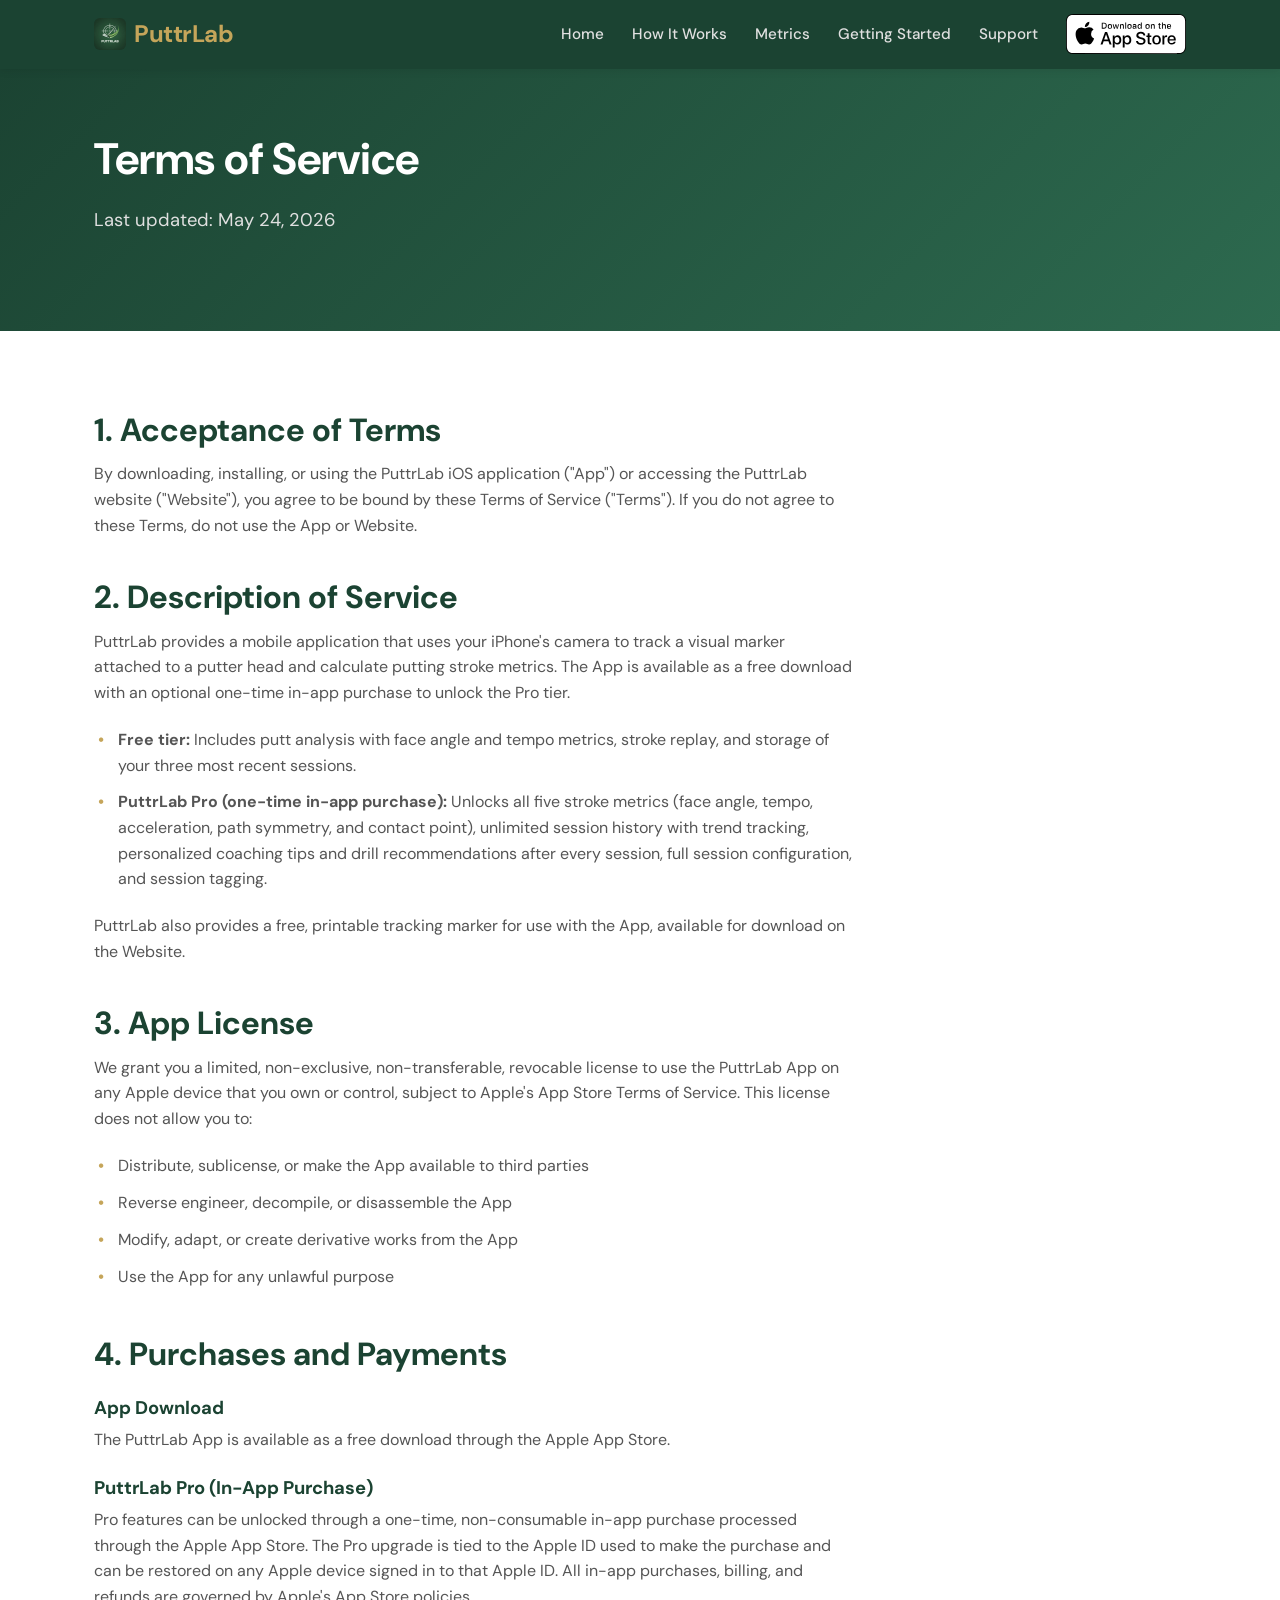
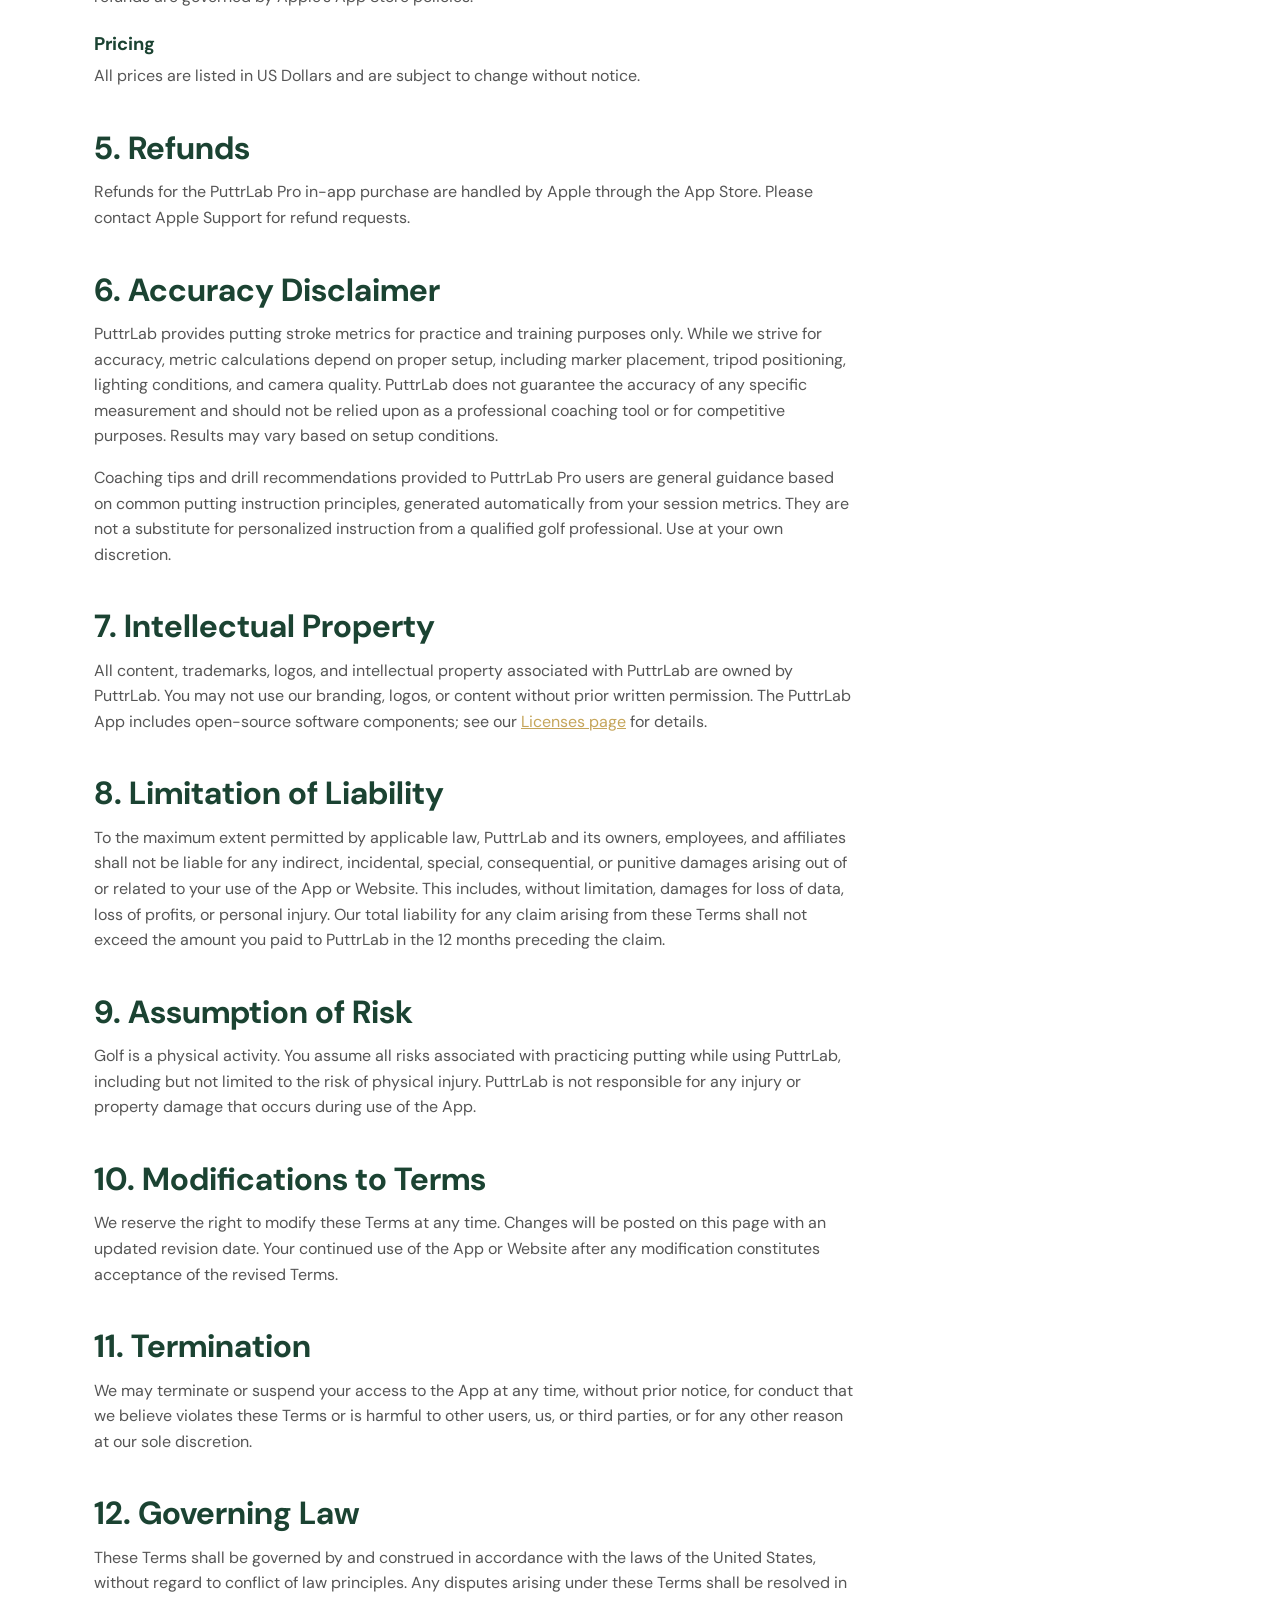
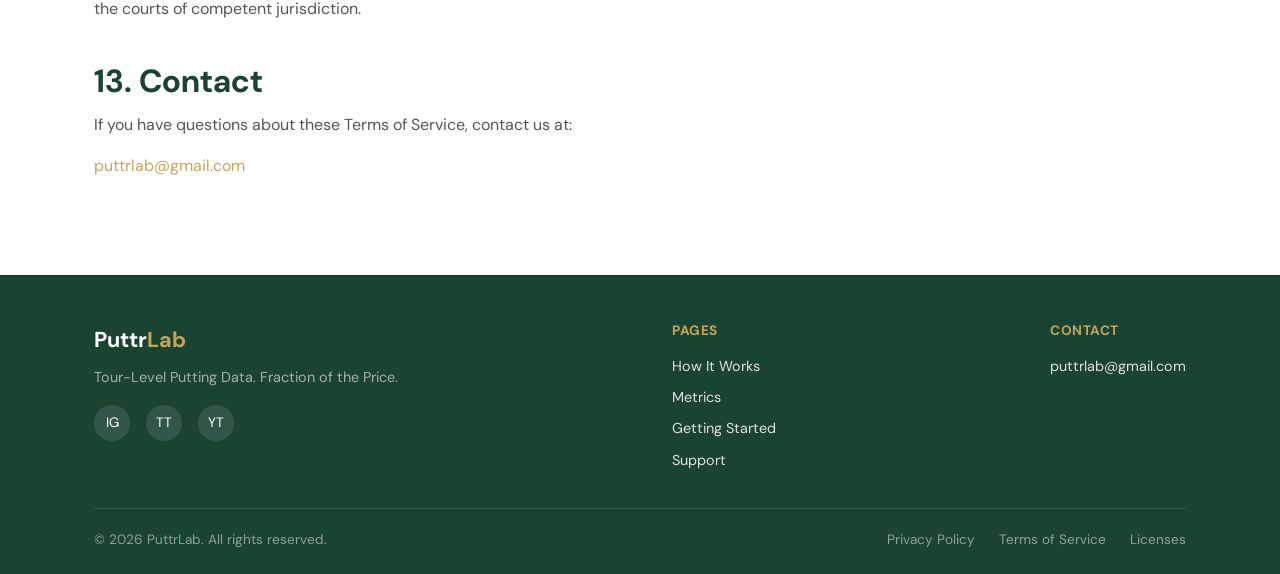
<file: terms.html>
<!DOCTYPE html>
<html lang="en">
<head>
  <meta charset="UTF-8">
  <meta name="viewport" content="width=device-width, initial-scale=1.0">
  <title>Terms of Service — PuttrLab</title>
  <meta name="description" content="PuttrLab Terms of Service — the rules and guidelines for using PuttrLab products and services.">
  <link rel="preconnect" href="https://fonts.googleapis.com">
  <link rel="preconnect" href="https://fonts.gstatic.com" crossorigin>
  <link href="https://fonts.googleapis.com/css2?family=DM+Sans:ital,opsz,wght@0,9..40,400;0,9..40,500;0,9..40,600;0,9..40,700&display=swap" rel="stylesheet">
  <link rel="icon" type="image/png" href="PuttrLab Logo.png">
  <link rel="stylesheet" href="styles.css">
</head>
<body>

  <!-- HEADER -->
  <header class="header">
    <div class="header__inner">
      <a href="index.html" class="header__logo"><img src="PuttrLab Logo.png" alt="PuttrLab" class="header__logo-img"><span>Puttr<span>Lab</span></span></a>
      <nav class="header__nav">
        <a href="index.html">Home</a>
        <a href="how-it-works.html">How It Works</a>
        <a href="metrics.html">Metrics</a>
        <a href="getting-started.html">Getting Started</a>
        <a href="support.html">Support</a>
        <a href="https://apps.apple.com/us/app/puttrlab/id6760943069" class="header__cta-badge" target="_blank" rel="noopener noreferrer"><img src="Download_on_the_App_Store_Badge_US-UK_RGB_wht_092917.svg" alt="Download on the App Store" style="height: 40px; display: block;"></a>
      </nav>
      <button class="hamburger" aria-label="Toggle navigation">
        <span></span><span></span><span></span>
      </button>
    </div>
  </header>

  <!-- PAGE INTRO -->
  <section class="hero" style="padding: 4rem 0;">
    <div class="container">
      <h1>Terms of Service</h1>
      <p>Last updated: May 24, 2026</p>
    </div>
  </section>

  <!-- TERMS CONTENT -->
  <section class="section">
    <div class="container legal-content">

      <h2>1. Acceptance of Terms</h2>
      <p>By downloading, installing, or using the PuttrLab iOS application ("App") or accessing the PuttrLab website ("Website"), you agree to be bound by these Terms of Service ("Terms"). If you do not agree to these Terms, do not use the App or Website.</p>

      <h2>2. Description of Service</h2>
      <p>PuttrLab provides a mobile application that uses your iPhone's camera to track a visual marker attached to a putter head and calculate putting stroke metrics. The App is available as a free download with an optional one-time in-app purchase to unlock the Pro tier.</p>
      <ul class="legal-list">
        <li><strong>Free tier:</strong> Includes putt analysis with face angle and tempo metrics, stroke replay, and storage of your three most recent sessions.</li>
        <li><strong>PuttrLab Pro (one-time in-app purchase):</strong> Unlocks all five stroke metrics (face angle, tempo, acceleration, path symmetry, and contact point), unlimited session history with trend tracking, personalized coaching tips and drill recommendations after every session, full session configuration, and session tagging.</li>
      </ul>
      <p>PuttrLab also provides a free, printable tracking marker for use with the App, available for download on the Website.</p>

      <h2>3. App License</h2>
      <p>We grant you a limited, non-exclusive, non-transferable, revocable license to use the PuttrLab App on any Apple device that you own or control, subject to Apple's App Store Terms of Service. This license does not allow you to:</p>
      <ul class="legal-list">
        <li>Distribute, sublicense, or make the App available to third parties</li>
        <li>Reverse engineer, decompile, or disassemble the App</li>
        <li>Modify, adapt, or create derivative works from the App</li>
        <li>Use the App for any unlawful purpose</li>
      </ul>

      <h2>4. Purchases and Payments</h2>
      <h3>App Download</h3>
      <p>The PuttrLab App is available as a free download through the Apple App Store.</p>

      <h3>PuttrLab Pro (In-App Purchase)</h3>
      <p>Pro features can be unlocked through a one-time, non-consumable in-app purchase processed through the Apple App Store. The Pro upgrade is tied to the Apple ID used to make the purchase and can be restored on any Apple device signed in to that Apple ID. All in-app purchases, billing, and refunds are governed by Apple's App Store policies.</p>

      <h3>Pricing</h3>
      <p>All prices are listed in US Dollars and are subject to change without notice.</p>

      <h2>5. Refunds</h2>
      <p>Refunds for the PuttrLab Pro in-app purchase are handled by Apple through the App Store. Please contact Apple Support for refund requests.</p>

      <h2>6. Accuracy Disclaimer</h2>
      <p>PuttrLab provides putting stroke metrics for practice and training purposes only. While we strive for accuracy, metric calculations depend on proper setup, including marker placement, tripod positioning, lighting conditions, and camera quality. PuttrLab does not guarantee the accuracy of any specific measurement and should not be relied upon as a professional coaching tool or for competitive purposes. Results may vary based on setup conditions.</p>
      <p>Coaching tips and drill recommendations provided to PuttrLab Pro users are general guidance based on common putting instruction principles, generated automatically from your session metrics. They are not a substitute for personalized instruction from a qualified golf professional. Use at your own discretion.</p>

      <h2>7. Intellectual Property</h2>
      <p>All content, trademarks, logos, and intellectual property associated with PuttrLab are owned by PuttrLab. You may not use our branding, logos, or content without prior written permission. The PuttrLab App includes open-source software components; see our <a href="licenses.html" style="color: var(--gold); text-decoration: underline;">Licenses page</a> for details.</p>

      <h2>8. Limitation of Liability</h2>
      <p>To the maximum extent permitted by applicable law, PuttrLab and its owners, employees, and affiliates shall not be liable for any indirect, incidental, special, consequential, or punitive damages arising out of or related to your use of the App or Website. This includes, without limitation, damages for loss of data, loss of profits, or personal injury. Our total liability for any claim arising from these Terms shall not exceed the amount you paid to PuttrLab in the 12 months preceding the claim.</p>

      <h2>9. Assumption of Risk</h2>
      <p>Golf is a physical activity. You assume all risks associated with practicing putting while using PuttrLab, including but not limited to the risk of physical injury. PuttrLab is not responsible for any injury or property damage that occurs during use of the App.</p>

      <h2>10. Modifications to Terms</h2>
      <p>We reserve the right to modify these Terms at any time. Changes will be posted on this page with an updated revision date. Your continued use of the App or Website after any modification constitutes acceptance of the revised Terms.</p>

      <h2>11. Termination</h2>
      <p>We may terminate or suspend your access to the App at any time, without prior notice, for conduct that we believe violates these Terms or is harmful to other users, us, or third parties, or for any other reason at our sole discretion.</p>

      <h2>12. Governing Law</h2>
      <p>These Terms shall be governed by and construed in accordance with the laws of the United States, without regard to conflict of law principles. Any disputes arising under these Terms shall be resolved in the courts of competent jurisdiction.</p>

      <h2>13. Contact</h2>
      <p>If you have questions about these Terms of Service, contact us at:</p>
      <p><a href="mailto:puttrlab@gmail.com" style="color: var(--gold);">puttrlab@gmail.com</a></p>

    </div>
  </section>

  <!-- FOOTER -->
  <footer class="footer">
    <div class="container">
      <div class="footer__inner">
        <div>
          <div class="footer__brand">Puttr<span>Lab</span></div>
          <p class="footer__tagline">Tour-Level Putting Data. Fraction of the Price.</p>
          <div class="footer__socials">
            <a href="https://www.instagram.com/puttrlab/" target="_blank" rel="noopener noreferrer" aria-label="Instagram">IG</a>
            <a href="https://www.tiktok.com/@puttrlab" target="_blank" rel="noopener noreferrer" aria-label="TikTok">TT</a>
            <a href="https://www.youtube.com/@PuttrLab" target="_blank" rel="noopener noreferrer" aria-label="YouTube">YT</a>
          </div>
        </div>
        <div class="footer__links">
          <h4>Pages</h4>
          <a href="how-it-works.html">How It Works</a>
          <a href="metrics.html">Metrics</a>
          <a href="getting-started.html">Getting Started</a>
          <a href="support.html">Support</a>
        </div>
        <div class="footer__links">
          <h4>Contact</h4>
          <a href="mailto:puttrlab@gmail.com">puttrlab@gmail.com</a>
        </div>
      </div>
      <div class="footer__bottom">
        <span>&copy; 2026 PuttrLab. All rights reserved.</span>
        <div class="footer__legal">
          <a href="privacy.html">Privacy Policy</a>
          <a href="terms.html">Terms of Service</a>
          <a href="licenses.html">Licenses</a>
        </div>
      </div>
    </div>
  </footer>

  <script src="script.js"></script>
</body>
</html>
</file>
<file: styles.css>
/* ===== RESET & BASE ===== */
*,
*::before,
*::after {
  box-sizing: border-box;
  margin: 0;
  padding: 0;
}

:root {
  --green-dark: #1B4332;
  --green-medium: #2D6A4F;
  --green-light: #40916C;
  --white: #FFFFFF;
  --off-white: #F5F5F5;
  --gold: #C5A55A;
  --gold-hover: #B8963E;
  --text-dark: #1A1A1A;
  --text-muted: #555555;
  --text-light: #E0E0E0;
  --font-body: 'DM Sans', sans-serif;
  --shadow-sm: 0 2px 8px rgba(0,0,0,0.08);
  --shadow-md: 0 4px 16px rgba(0,0,0,0.12);
  --radius: 8px;
  --max-width: 1140px;
}

html {
  scroll-behavior: smooth;
}

body {
  font-family: var(--font-body);
  color: var(--text-dark);
  background: var(--white);
  line-height: 1.6;
  -webkit-font-smoothing: antialiased;
}

img {
  max-width: 100%;
  display: block;
}

a {
  color: inherit;
  text-decoration: none;
}

ul, ol {
  list-style: none;
}

/* ===== TYPOGRAPHY ===== */
h1, h2, h3, h4 {
  line-height: 1.2;
  font-weight: 700;
}

h1 { font-size: 2.75rem; }
h2 { font-size: 2rem; }
h3 { font-size: 1.5rem; }
h4 { font-size: 1.15rem; }

p {
  margin-bottom: 1rem;
}

/* ===== UTILITY ===== */
.container {
  width: 100%;
  max-width: var(--max-width);
  margin: 0 auto;
  padding: 0 1.5rem;
}

.section {
  padding: 5rem 0;
}

.section--alt {
  background: var(--off-white);
}

.section--dark {
  background: var(--green-dark);
  color: var(--white);
}

.text-center {
  text-align: center;
}

/* ===== BUTTONS ===== */
.btn {
  display: inline-block;
  padding: 0.85rem 1.75rem;
  border-radius: var(--radius);
  font-family: var(--font-body);
  font-size: 1rem;
  font-weight: 600;
  cursor: pointer;
  transition: background 0.2s, transform 0.15s;
  border: none;
  text-align: center;
}

.btn:hover {
  transform: translateY(-1px);
}

.btn--primary {
  background: var(--gold);
  color: var(--green-dark);
}

.btn--primary:hover {
  background: var(--gold-hover);
}

.btn--secondary {
  background: transparent;
  color: var(--white);
  border: 2px solid var(--white);
}

.btn--secondary:hover {
  background: rgba(255,255,255,0.1);
}

.btn--outline {
  background: transparent;
  color: var(--green-dark);
  border: 2px solid var(--green-dark);
}

.btn--outline:hover {
  background: var(--green-dark);
  color: var(--white);
}

.btn--dark {
  background: var(--green-dark);
  color: var(--white);
}

.btn--dark:hover {
  background: var(--green-medium);
}

.btn + .btn {
  margin-left: 0.75rem;
}

/* ===== HEADER ===== */
.header {
  position: sticky;
  top: 0;
  z-index: 1000;
  background: var(--green-dark);
  box-shadow: var(--shadow-sm);
}

.header__inner {
  display: flex;
  align-items: center;
  justify-content: space-between;
  padding: 0.9rem 1.5rem;
  max-width: var(--max-width);
  margin: 0 auto;
}

.header__logo {
  display: flex;
  align-items: center;
  gap: 0.5rem;
  font-size: 1.5rem;
  font-weight: 700;
  color: var(--white);
  letter-spacing: -0.5px;
}

.header__logo-img {
  width: 32px;
  height: 32px;
  border-radius: 6px;
  object-fit: contain;
}

.header__logo span {
  color: var(--gold);
}

.header__nav {
  display: flex;
  align-items: center;
  gap: 1.75rem;
}

.header__nav a {
  color: var(--text-light);
  font-size: 0.95rem;
  font-weight: 500;
  transition: color 0.2s;
}

.header__nav a:hover,
.header__nav a.active {
  color: var(--gold);
}

.header__cta {
  padding: 0.55rem 1.25rem;
  font-size: 0.9rem;
}

.hamburger {
  display: none;
  flex-direction: column;
  gap: 5px;
  cursor: pointer;
  background: none;
  border: none;
  padding: 4px;
}

.hamburger span {
  display: block;
  width: 24px;
  height: 2.5px;
  background: var(--white);
  border-radius: 2px;
  transition: transform 0.3s, opacity 0.3s;
}

.hamburger.open span:nth-child(1) {
  transform: rotate(45deg) translate(5px, 5px);
}

.hamburger.open span:nth-child(2) {
  opacity: 0;
}

.hamburger.open span:nth-child(3) {
  transform: rotate(-45deg) translate(5px, -5px);
}

/* ===== HERO ===== */
.hero {
  background: linear-gradient(135deg, var(--green-dark) 0%, var(--green-medium) 100%);
  color: var(--white);
  padding: 6rem 0 5rem;
}

.hero__content {
  max-width: 720px;
}

.hero h1 {
  margin-bottom: 1.25rem;
}

.hero p {
  font-size: 1.15rem;
  color: var(--text-light);
  margin-bottom: 2rem;
  max-width: 600px;
}

.hero__buttons {
  display: flex;
  flex-wrap: wrap;
  gap: 0.75rem;
}

.hero__media {
  margin-top: 3rem;
  display: grid;
  grid-template-columns: 1fr 1fr;
  gap: 1.5rem;
}

.hero__media-slot {
  border-radius: var(--radius);
  overflow: hidden;
  background: rgba(255,255,255,0.08);
  aspect-ratio: 16 / 10;
}

.hero__media-slot img,
.hero__media-slot video {
  width: 100%;
  height: 100%;
  object-fit: cover;
  display: block;
}

/* ===== CARDS ===== */
.card-grid {
  display: grid;
  grid-template-columns: repeat(3, 1fr);
  gap: 2rem;
  margin-top: 2.5rem;
}

.card {
  background: var(--white);
  border-radius: var(--radius);
  padding: 2rem;
  box-shadow: var(--shadow-sm);
  border-top: 4px solid var(--gold);
  transition: box-shadow 0.2s, transform 0.2s;
}

.card:hover {
  box-shadow: var(--shadow-md);
  transform: translateY(-2px);
}

.card h3 {
  margin-bottom: 0.75rem;
  color: var(--green-dark);
}

.card ul {
  margin-top: 0.5rem;
}

.card ul li {
  padding: 0.3rem 0;
  padding-left: 1.25rem;
  position: relative;
  color: var(--text-muted);
}

.card ul li::before {
  content: "✓";
  position: absolute;
  left: 0;
  color: var(--gold);
  font-weight: 700;
}

/* ===== CALLOUT BOX ===== */
.callout {
  background: var(--off-white);
  border-left: 4px solid var(--gold);
  padding: 1.5rem 2rem;
  margin-top: 2.5rem;
  border-radius: 0 var(--radius) var(--radius) 0;
  font-style: italic;
  color: var(--text-muted);
}

/* ===== SOCIAL PROOF ===== */
.social-proof {
  background: var(--green-dark);
  color: var(--white);
  text-align: center;
  padding: 3.5rem 0;
}

.social-proof p {
  font-size: 1.25rem;
  font-style: italic;
  max-width: 600px;
  margin: 0 auto;
  color: var(--text-light);
}

/* ===== CTA SECTION ===== */
.cta-section {
  text-align: center;
  padding: 5rem 0;
}

.cta-section h2 {
  margin-bottom: 1rem;
  color: var(--green-dark);
}

.cta-section p {
  color: var(--text-muted);
  max-width: 560px;
  margin: 0 auto 2rem;
}

/* ===== STEPS ===== */
.steps {
  display: grid;
  grid-template-columns: 1fr;
  gap: 2.5rem;
  margin-top: 2.5rem;
}

.step {
  display: flex;
  gap: 1.5rem;
  align-items: flex-start;
}

.step__number {
  flex-shrink: 0;
  width: 52px;
  height: 52px;
  background: var(--gold);
  color: var(--green-dark);
  border-radius: 50%;
  display: flex;
  align-items: center;
  justify-content: center;
  font-size: 1.25rem;
  font-weight: 700;
}

.step__body h3 {
  margin-bottom: 0.5rem;
  color: var(--green-dark);
}

.step__body p {
  color: var(--text-muted);
}

.step__media {
  margin-top: 1rem;
  border-radius: var(--radius);
  overflow: hidden;
  background: transparent;
}

.step__media img,
.step__media video {
  max-width: 100%;
  height: auto;
  display: block;
  object-fit: cover;
}

/* Rotated video: rotate the video inside a container sized to fit the result */
.step__media--video-rotated {
  overflow: visible;
  width: 300px;          /* visible width after rotation (original video height) */
  /* pad the height to match the rotated video's tall dimension */
  aspect-ratio: 20 / 16;
  position: relative;
}

.step__media--video-rotated video {
  position: absolute;
  /* swap dimensions: video's native width becomes the height after rotation */
  width: calc(200px * (16 / 9));
  height: 200px;
  top: 50%;
  left: 50%;
  transform: translate(-50%, -50%) rotate(90deg);
  object-fit: contain;
}

/* ===== METRIC CARDS ===== */
.metric {
  padding: 3rem 0;
  border-bottom: 1px solid #E0E0E0;
}

.metric:last-child {
  border-bottom: none;
}

.metric h3 {
  color: var(--green-dark);
  margin-bottom: 1rem;
  font-size: 1.4rem;
}

.metric h4 {
  color: var(--gold);
  font-weight: 600;
  margin-bottom: 0.5rem;
  text-transform: uppercase;
  font-size: 0.85rem;
  letter-spacing: 0.5px;
}

.metric p {
  color: var(--text-muted);
  max-width: 760px;
}

.metric--illustrated {
  display: flex;
  gap: 2.5rem;
  align-items: flex-start;
}

.metric__text {
  flex: 1;
  min-width: 0;
}

.metric__image {
  flex-shrink: 0;
  width: 280px;
  border-radius: var(--radius);
  overflow: hidden;
  background: var(--off-white);
  align-self: center;
}

.metric__image img {
  width: 100%;
  height: auto;
  display: block;
  object-fit: cover;
}

/* ===== TIER COMPARISON (Free vs Pro) ===== */
.tier-grid {
  display: grid;
  grid-template-columns: repeat(2, 1fr);
  gap: 2rem;
  margin-top: 2.5rem;
  align-items: stretch;
}

.tier {
  background: var(--white);
  border-radius: var(--radius);
  padding: 2.25rem 2rem;
  box-shadow: var(--shadow-sm);
  border: 2px solid #E0E0E0;
  display: flex;
  flex-direction: column;
  position: relative;
  text-align: left;
}

.tier--pro {
  border-color: var(--gold);
  box-shadow: var(--shadow-md);
}

.tier__badge {
  position: absolute;
  top: -0.75rem;
  right: 1.5rem;
  background: var(--gold);
  color: var(--green-dark);
  font-size: 0.7rem;
  font-weight: 700;
  letter-spacing: 0.5px;
  text-transform: uppercase;
  padding: 0.3rem 0.65rem;
  border-radius: 999px;
}

.tier__header h3 {
  color: var(--green-dark);
  font-size: 1.5rem;
  margin-bottom: 0.35rem;
}

.tier__price {
  font-size: 2rem;
  font-weight: 700;
  color: var(--gold);
  margin-bottom: 0.25rem;
  line-height: 1.1;
}

.tier__price-note {
  color: var(--text-muted);
  font-size: 0.9rem;
  margin-bottom: 1.25rem;
}

.tier__subtitle {
  color: var(--text-muted);
  font-size: 0.95rem;
  margin-bottom: 1.25rem;
}

.tier__features {
  margin: 0 0 1.5rem;
  flex: 1;
}

.tier__features li {
  padding: 0.4rem 0 0.4rem 1.6rem;
  position: relative;
  color: var(--text-muted);
  font-size: 0.95rem;
}

.tier__features li::before {
  content: "✓";
  position: absolute;
  left: 0;
  top: 0.4rem;
  color: var(--gold);
  font-weight: 700;
}

.tier__cta {
  margin-top: auto;
}

/* ===== METRIC TIER TAGS ===== */
.metric__tag {
  display: inline-block;
  font-size: 0.7rem;
  font-weight: 700;
  letter-spacing: 0.5px;
  text-transform: uppercase;
  padding: 0.25rem 0.6rem;
  border-radius: 999px;
  margin-left: 0.5rem;
  vertical-align: middle;
}

.metric__tag--free {
  background: var(--green-medium);
  color: var(--white);
}

.metric__tag--pro {
  background: var(--gold);
  color: var(--green-dark);
}

/* ===== CHECKLIST ===== */
.checklist {
  display: grid;
  grid-template-columns: 1fr;
  gap: 2rem;
  margin-top: 2rem;
}

.checklist__item {
  background: var(--white);
  border-radius: var(--radius);
  padding: 2rem;
  box-shadow: var(--shadow-sm);
  border-left: 4px solid var(--gold);
}

.checklist__item h3 {
  color: var(--green-dark);
  margin-bottom: 0.75rem;
}

.checklist__item p,
.checklist__item li {
  color: var(--text-muted);
}

.checklist__item ul {
  margin-top: 0.75rem;
}

.checklist__item ul li {
  padding: 0.3rem 0 0.3rem 1.25rem;
  position: relative;
}

.checklist__item ul li::before {
  content: "•";
  position: absolute;
  left: 0;
  color: var(--gold);
  font-weight: 700;
}

/* ===== TIPS ===== */
.tips-list {
  margin-top: 0.75rem;
}

.tips-list li {
  padding: 0.35rem 0 0.35rem 1.25rem;
  position: relative;
  color: var(--text-muted);
}

.tips-list li::before {
  content: "→";
  position: absolute;
  left: 0;
  color: var(--gold);
  font-weight: 700;
}

/* ===== ORDERED STEPS ===== */
.ordered-steps {
  counter-reset: step-counter;
  margin-top: 1rem;
}

.ordered-steps li {
  counter-increment: step-counter;
  padding: 0.4rem 0 0.4rem 2rem;
  position: relative;
  color: var(--text-muted);
}

.ordered-steps li::before {
  content: counter(step-counter) ".";
  position: absolute;
  left: 0;
  color: var(--gold);
  font-weight: 700;
}

/* ===== SHOP PRODUCTS ===== */
.product-grid {
  display: grid;
  grid-template-columns: repeat(auto-fit, minmax(320px, 1fr));
  gap: 2rem;
  margin-top: 2.5rem;
}

.product {
  background: var(--white);
  border-radius: var(--radius);
  box-shadow: var(--shadow-sm);
  overflow: hidden;
  transition: box-shadow 0.2s;
}

.product:hover {
  box-shadow: var(--shadow-md);
}

.product__image {
  height: 220px;
  background: linear-gradient(135deg, var(--green-light), var(--green-dark));
  display: flex;
  align-items: center;
  justify-content: center;
  color: rgba(255,255,255,0.7);
  font-style: italic;
}

.product__body {
  padding: 1.75rem;
}

.product__price {
  font-size: 1.35rem;
  font-weight: 700;
  color: var(--gold);
  margin-bottom: 0.75rem;
}

.product__body h3 {
  color: var(--green-dark);
  margin-bottom: 0.5rem;
}

.product__body p {
  color: var(--text-muted);
  font-size: 0.95rem;
  margin-bottom: 1rem;
}

.product__body ul {
  margin-bottom: 1.5rem;
}

.product__body ul li {
  padding: 0.25rem 0 0.25rem 1.25rem;
  position: relative;
  color: var(--text-muted);
  font-size: 0.9rem;
}

.product__body ul li::before {
  content: "✓";
  position: absolute;
  left: 0;
  color: var(--gold);
  font-weight: 700;
}

/* ===== FAQ ===== */
.faq {
  margin-top: 2rem;
}

.faq__item {
  border-bottom: 1px solid #E0E0E0;
}

.faq__question {
  width: 100%;
  background: none;
  border: none;
  padding: 1.25rem 2.5rem 1.25rem 0;
  font-family: var(--font-body);
  font-size: 1.05rem;
  font-weight: 600;
  color: var(--green-dark);
  text-align: left;
  cursor: pointer;
  position: relative;
  transition: color 0.2s;
}

.faq__question::after {
  content: "+";
  position: absolute;
  right: 0;
  top: 50%;
  transform: translateY(-50%);
  font-size: 1.5rem;
  color: var(--gold);
  transition: transform 0.3s;
}

.faq__item.open .faq__question::after {
  content: "−";
}

.faq__question:hover {
  color: var(--gold);
}

.faq__answer {
  max-height: 0;
  overflow: hidden;
  transition: max-height 0.35s ease, padding 0.35s ease;
}

.faq__answer p,
.faq__answer ul {
  color: var(--text-muted);
  padding-bottom: 1.25rem;
}

.faq__answer ul {
  padding-left: 1.25rem;
}

.faq__answer ul li {
  padding: 0.2rem 0 0.2rem 1.25rem;
  position: relative;
}

.faq__answer ul li::before {
  content: "•";
  position: absolute;
  left: 0;
  color: var(--gold);
}

.faq__item.open .faq__answer {
  max-height: 600px;
}

/* ===== LEGAL CONTENT ===== */
.legal-content h2 {
  color: var(--green-dark);
  margin-top: 2.5rem;
  margin-bottom: 0.75rem;
}

.legal-content h2:first-child {
  margin-top: 0;
}

.legal-content h3 {
  color: var(--green-dark);
  font-size: 1.15rem;
  margin-top: 1.5rem;
  margin-bottom: 0.5rem;
}

.legal-content p {
  color: var(--text-muted);
  max-width: 760px;
}

.legal-list {
  margin: 0.75rem 0 1rem;
  max-width: 760px;
}

.legal-list li {
  padding: 0.35rem 0 0.35rem 1.5rem;
  position: relative;
  color: var(--text-muted);
}

.legal-list li::before {
  content: "•";
  position: absolute;
  left: 0.25rem;
  color: var(--gold);
  font-weight: 700;
}

/* ===== LICENSE BLOCKS ===== */
.license-block {
  margin-bottom: 3rem;
}

.license-block h2 {
  color: var(--green-dark);
  margin-bottom: 0.5rem;
}

.license-source {
  font-size: 0.9rem;
  color: var(--text-muted);
  margin-bottom: 1.25rem;
}

.license-text {
  background: var(--off-white);
  border: 1px solid #E0E0E0;
  border-radius: var(--radius);
  padding: 1.5rem;
  font-family: 'Courier New', Courier, monospace;
  font-size: 0.85rem;
  line-height: 1.6;
  color: var(--text-muted);
  white-space: pre-wrap;
  word-wrap: break-word;
  overflow-x: auto;
}

/* ===== CONTACT FORM ===== */
.contact-form {
  max-width: 600px;
  margin: 2rem auto 0;
}

.contact-form .form-group {
  margin-bottom: 1.25rem;
}

.contact-form label {
  display: block;
  font-weight: 600;
  margin-bottom: 0.35rem;
  color: var(--green-dark);
  font-size: 0.95rem;
}

.contact-form input,
.contact-form textarea {
  width: 100%;
  padding: 0.75rem 1rem;
  border: 1.5px solid #D0D0D0;
  border-radius: var(--radius);
  font-family: var(--font-body);
  font-size: 1rem;
  transition: border-color 0.2s;
}

.contact-form input:focus,
.contact-form textarea:focus {
  outline: none;
  border-color: var(--gold);
}

.contact-form textarea {
  min-height: 140px;
  resize: vertical;
}

/* ===== VIDEO PLACEHOLDER ===== */
.video-placeholder {
  background: var(--off-white);
  border-radius: var(--radius);
  height: 360px;
  display: flex;
  align-items: center;
  justify-content: center;
  color: var(--text-muted);
  font-style: italic;
  border: 2px dashed #D0D0D0;
  margin-top: 1.5rem;
}

/* ===== IMAGE PLACEHOLDER ===== */
.img-placeholder {
  background: linear-gradient(135deg, var(--green-light), var(--green-dark));
  border-radius: var(--radius);
  height: 240px;
  display: flex;
  align-items: center;
  justify-content: center;
  color: rgba(255,255,255,0.7);
  font-style: italic;
  margin: 1.5rem 0;
}

/* ===== FOOTER ===== */
.footer {
  background: var(--green-dark);
  color: var(--text-light);
  padding: 3rem 0 1.5rem;
}

.footer__inner {
  display: flex;
  justify-content: space-between;
  align-items: flex-start;
  flex-wrap: wrap;
  gap: 2rem;
  margin-bottom: 2rem;
}

.footer__brand {
  font-size: 1.35rem;
  font-weight: 700;
  color: var(--white);
  margin-bottom: 0.5rem;
}

.footer__brand span {
  color: var(--gold);
}

.footer__tagline {
  font-size: 0.9rem;
  color: var(--text-light);
  opacity: 0.7;
}

.footer__links h4 {
  color: var(--gold);
  font-size: 0.85rem;
  text-transform: uppercase;
  letter-spacing: 0.5px;
  margin-bottom: 0.75rem;
}

.footer__links a {
  display: block;
  color: var(--text-light);
  font-size: 0.9rem;
  padding: 0.25rem 0;
  transition: color 0.2s;
}

.footer__links a:hover {
  color: var(--gold);
}

.footer__socials {
  display: flex;
  gap: 1rem;
  margin-top: 0.75rem;
}

.footer__socials a {
  display: flex;
  align-items: center;
  justify-content: center;
  width: 36px;
  height: 36px;
  border-radius: 50%;
  background: rgba(255,255,255,0.1);
  color: var(--white);
  font-size: 0.85rem;
  transition: background 0.2s;
}

.footer__socials a:hover {
  background: var(--gold);
  color: var(--green-dark);
}

.footer__bottom {
  border-top: 1px solid rgba(255,255,255,0.1);
  padding-top: 1.25rem;
  display: flex;
  justify-content: space-between;
  align-items: center;
  flex-wrap: wrap;
  gap: 0.75rem;
  font-size: 0.85rem;
  color: rgba(255,255,255,0.5);
}

.footer__bottom a {
  color: rgba(255,255,255,0.5);
  transition: color 0.2s;
}

.footer__bottom a:hover {
  color: var(--gold);
}

.footer__legal {
  display: flex;
  gap: 1.5rem;
}

/* ===== RESPONSIVE ===== */
@media (max-width: 768px) {
  h1 { font-size: 2rem; }
  h2 { font-size: 1.6rem; }
  h3 { font-size: 1.25rem; }

  .header__nav {
    display: none;
    position: absolute;
    top: 100%;
    left: 0;
    right: 0;
    background: var(--green-dark);
    flex-direction: column;
    padding: 1rem 1.5rem 1.5rem;
    gap: 0.75rem;
    box-shadow: var(--shadow-md);
  }

  .header__nav.open {
    display: flex;
  }

  .hamburger {
    display: flex;
  }

  .hero {
    padding: 3.5rem 0 3rem;
  }

  .hero__media {
    grid-template-columns: 1fr;
  }

  .btn + .btn {
    margin-left: 0;
  }

  .hero__buttons {
    flex-direction: column;
    align-items: flex-start;
  }

  .card-grid {
    grid-template-columns: 1fr;
  }

  .step {
    flex-direction: column;
    gap: 0.75rem;
  }

  .metric--illustrated {
    flex-direction: column;
  }

  .metric__image {
    width: 100%;
    max-width: 320px;
  }

  .footer__inner {
    flex-direction: column;
  }

  .footer__bottom {
    flex-direction: column;
    text-align: center;
  }

  .product-grid {
    grid-template-columns: 1fr;
  }

  .tier-grid {
    grid-template-columns: 1fr;
  }

  .section {
    padding: 3.5rem 0;
  }
}
</file>
